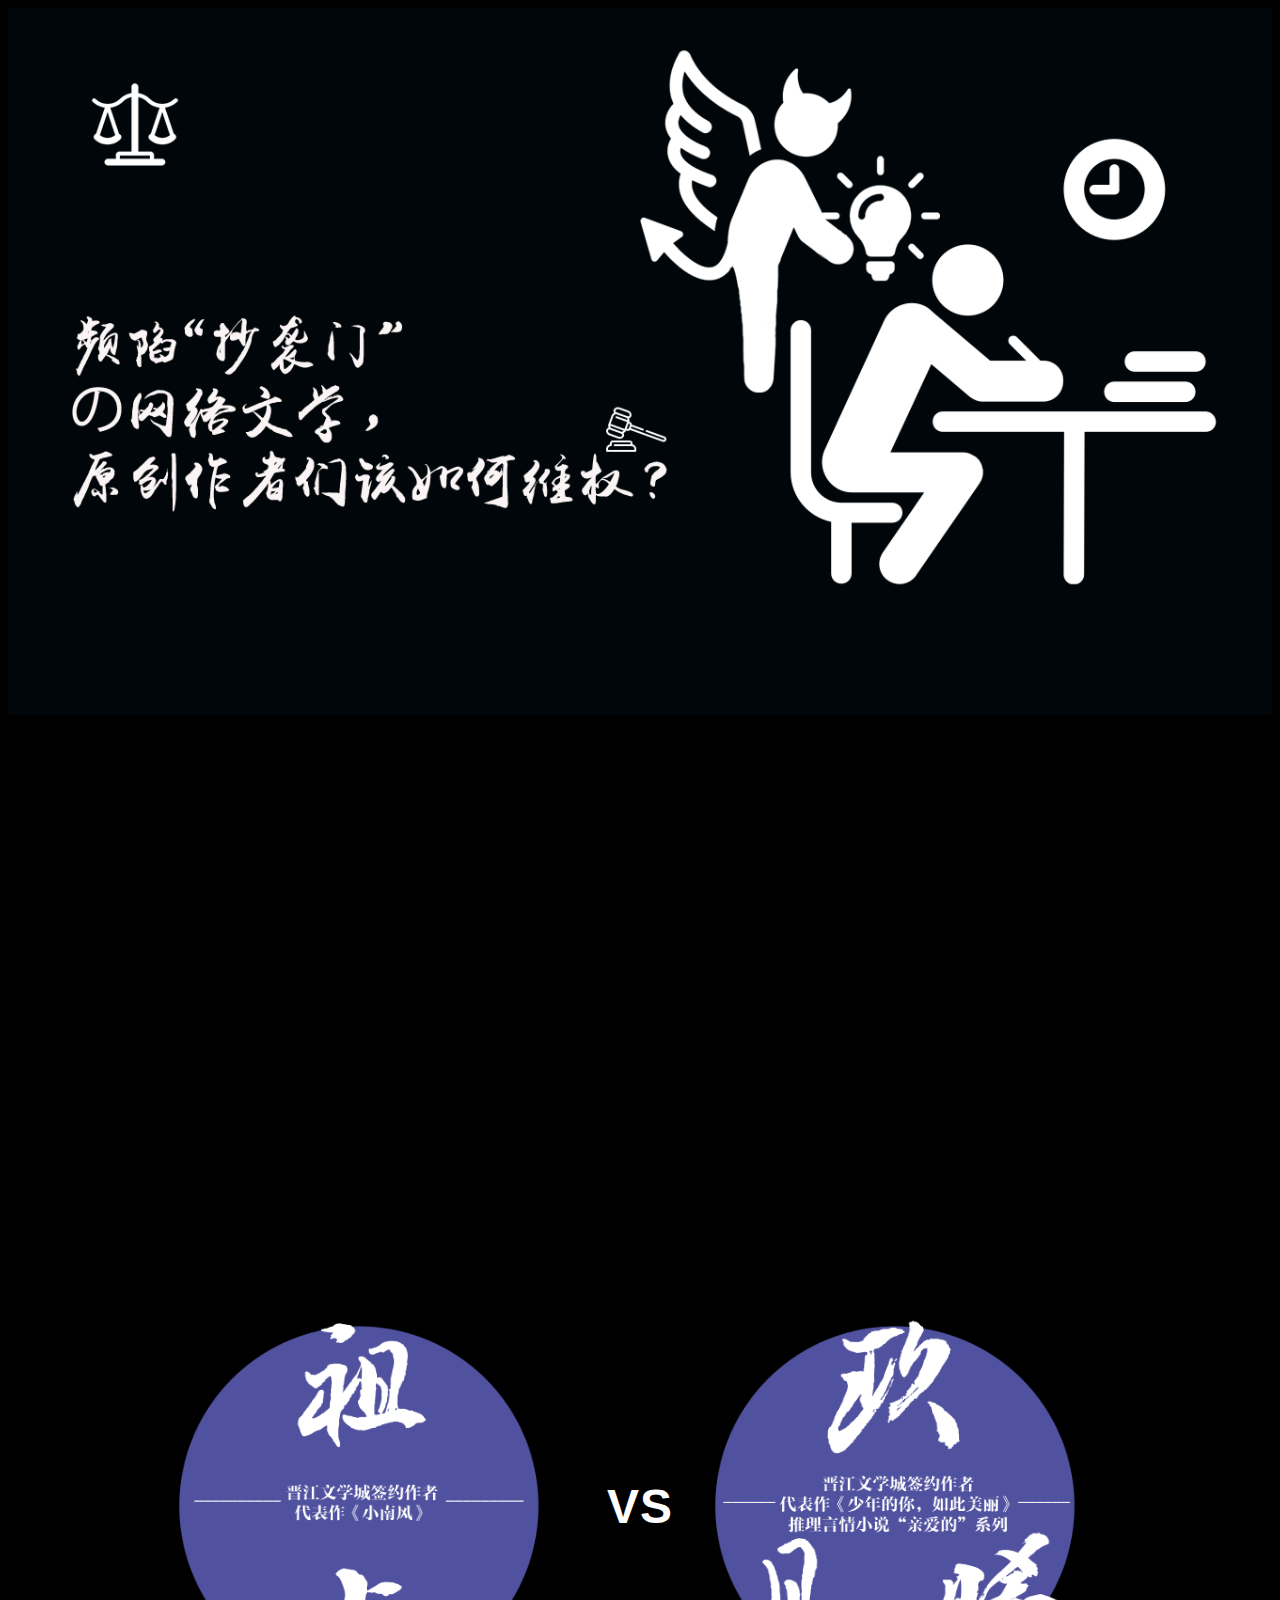
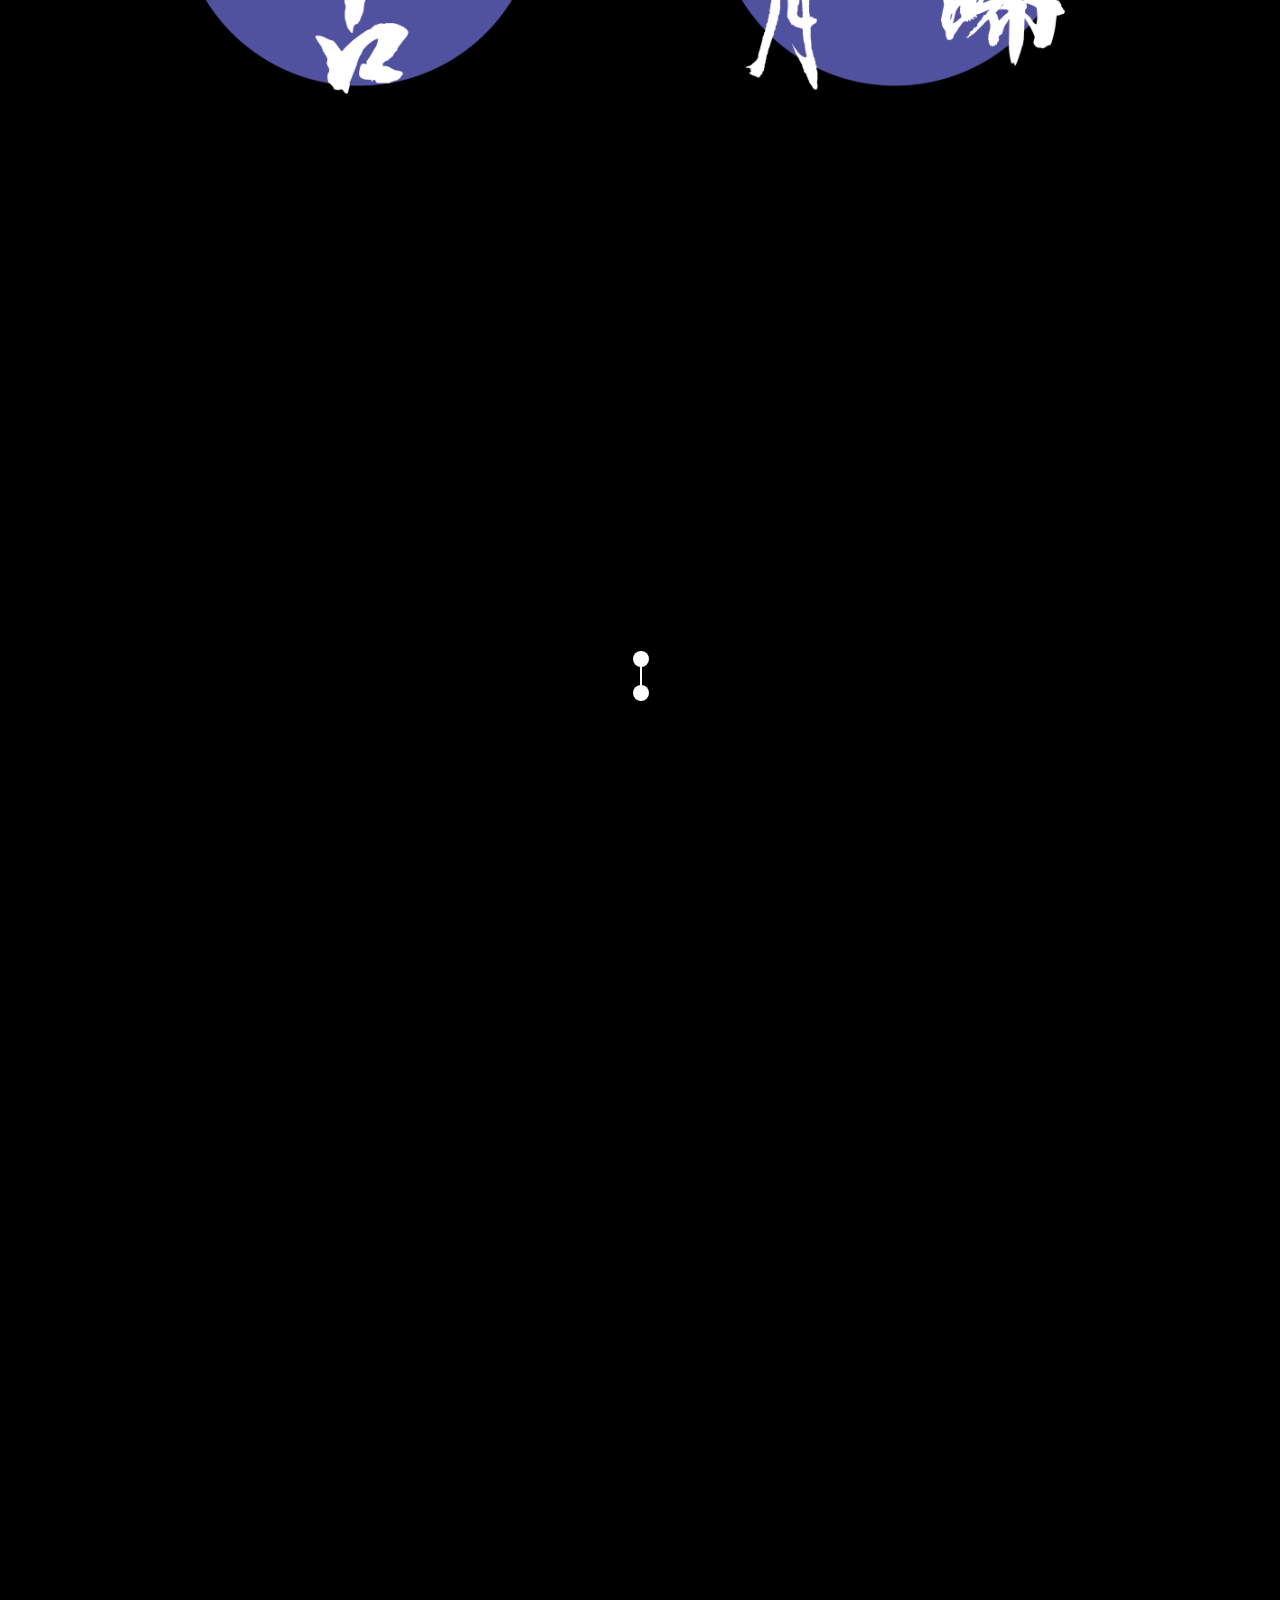
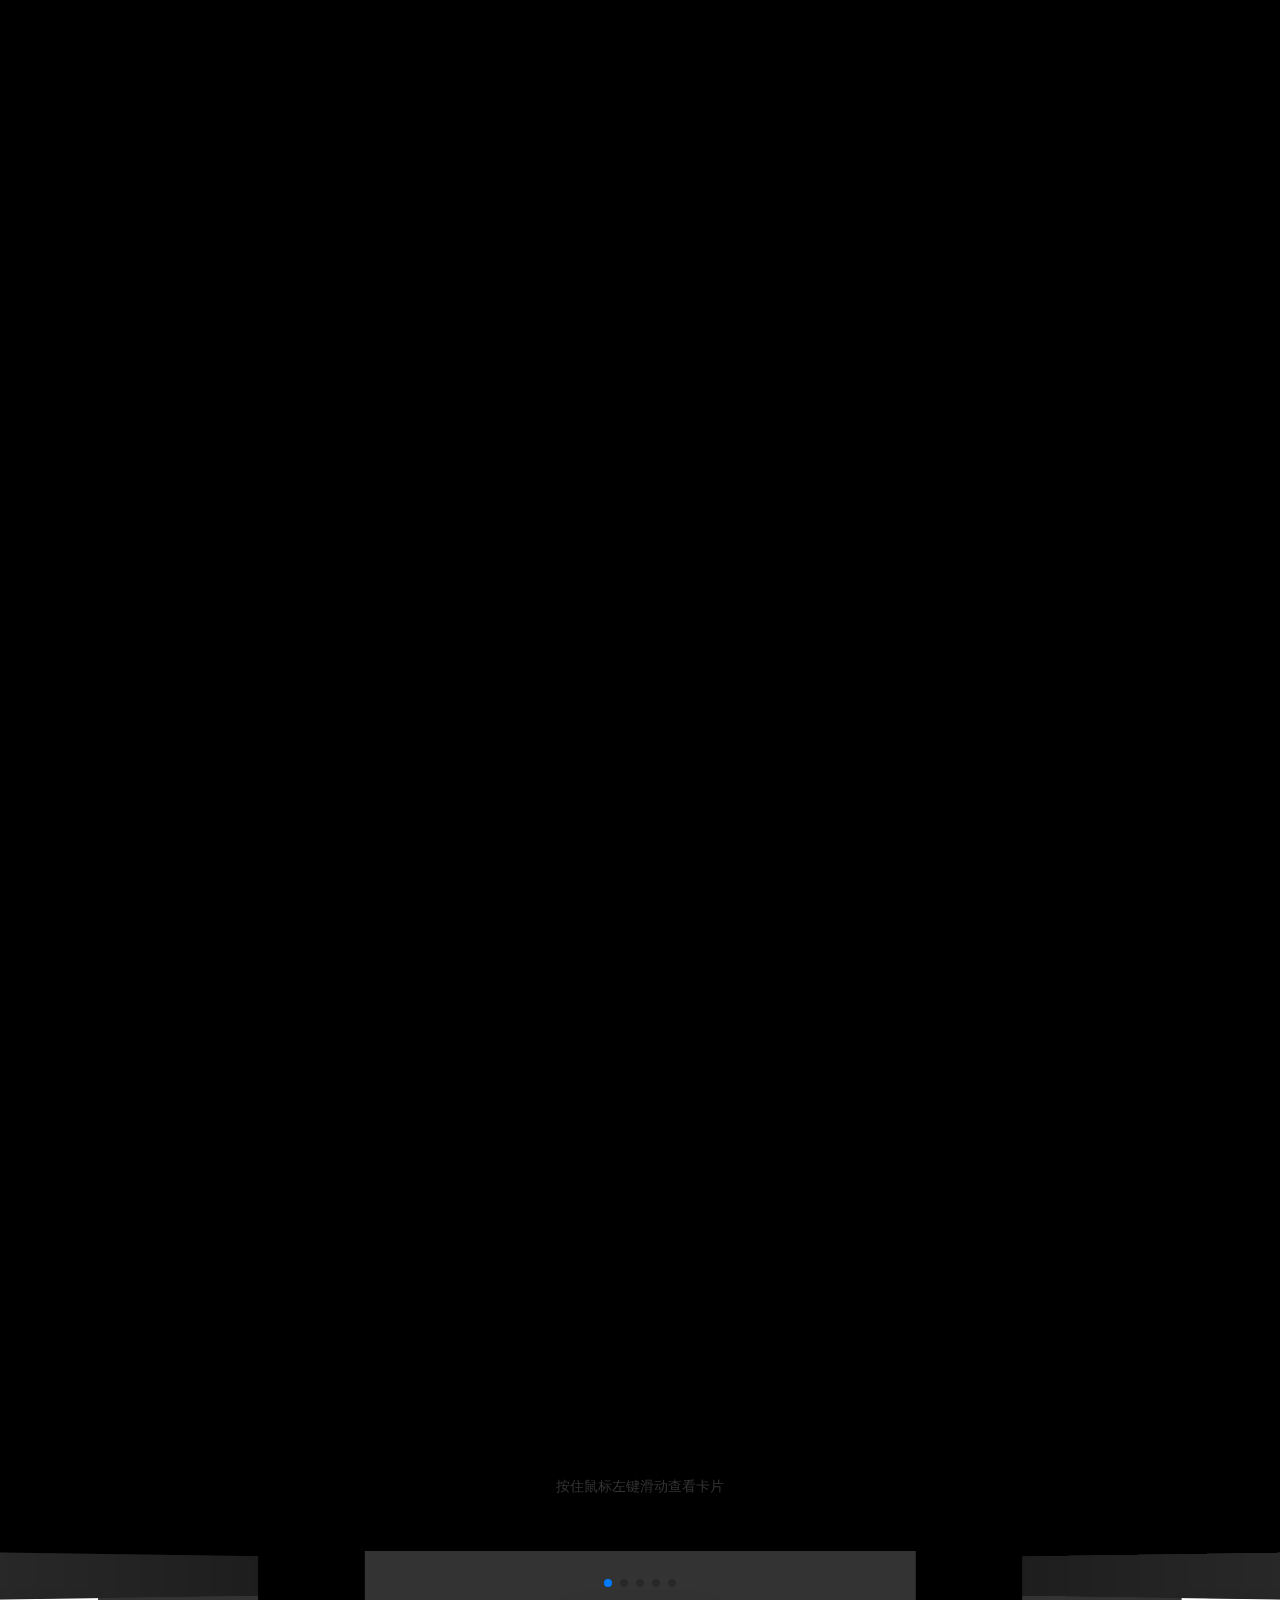
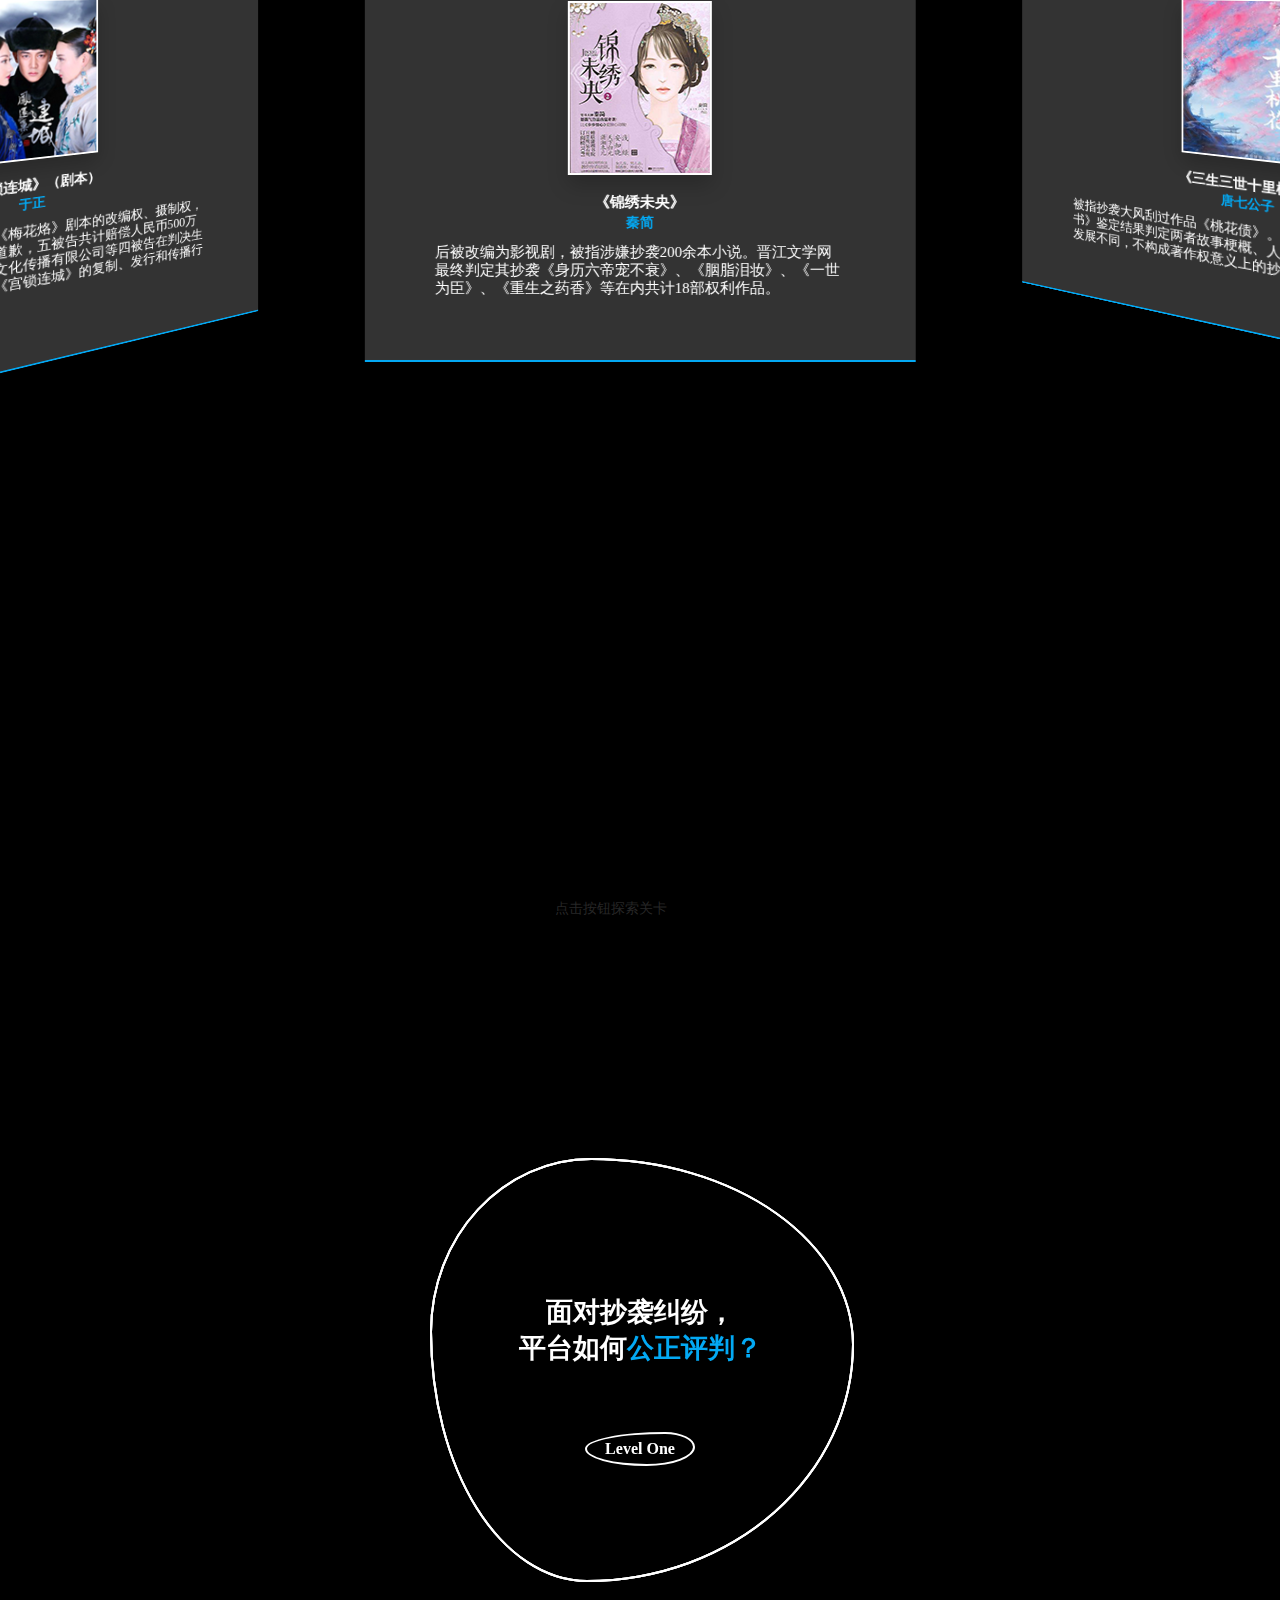
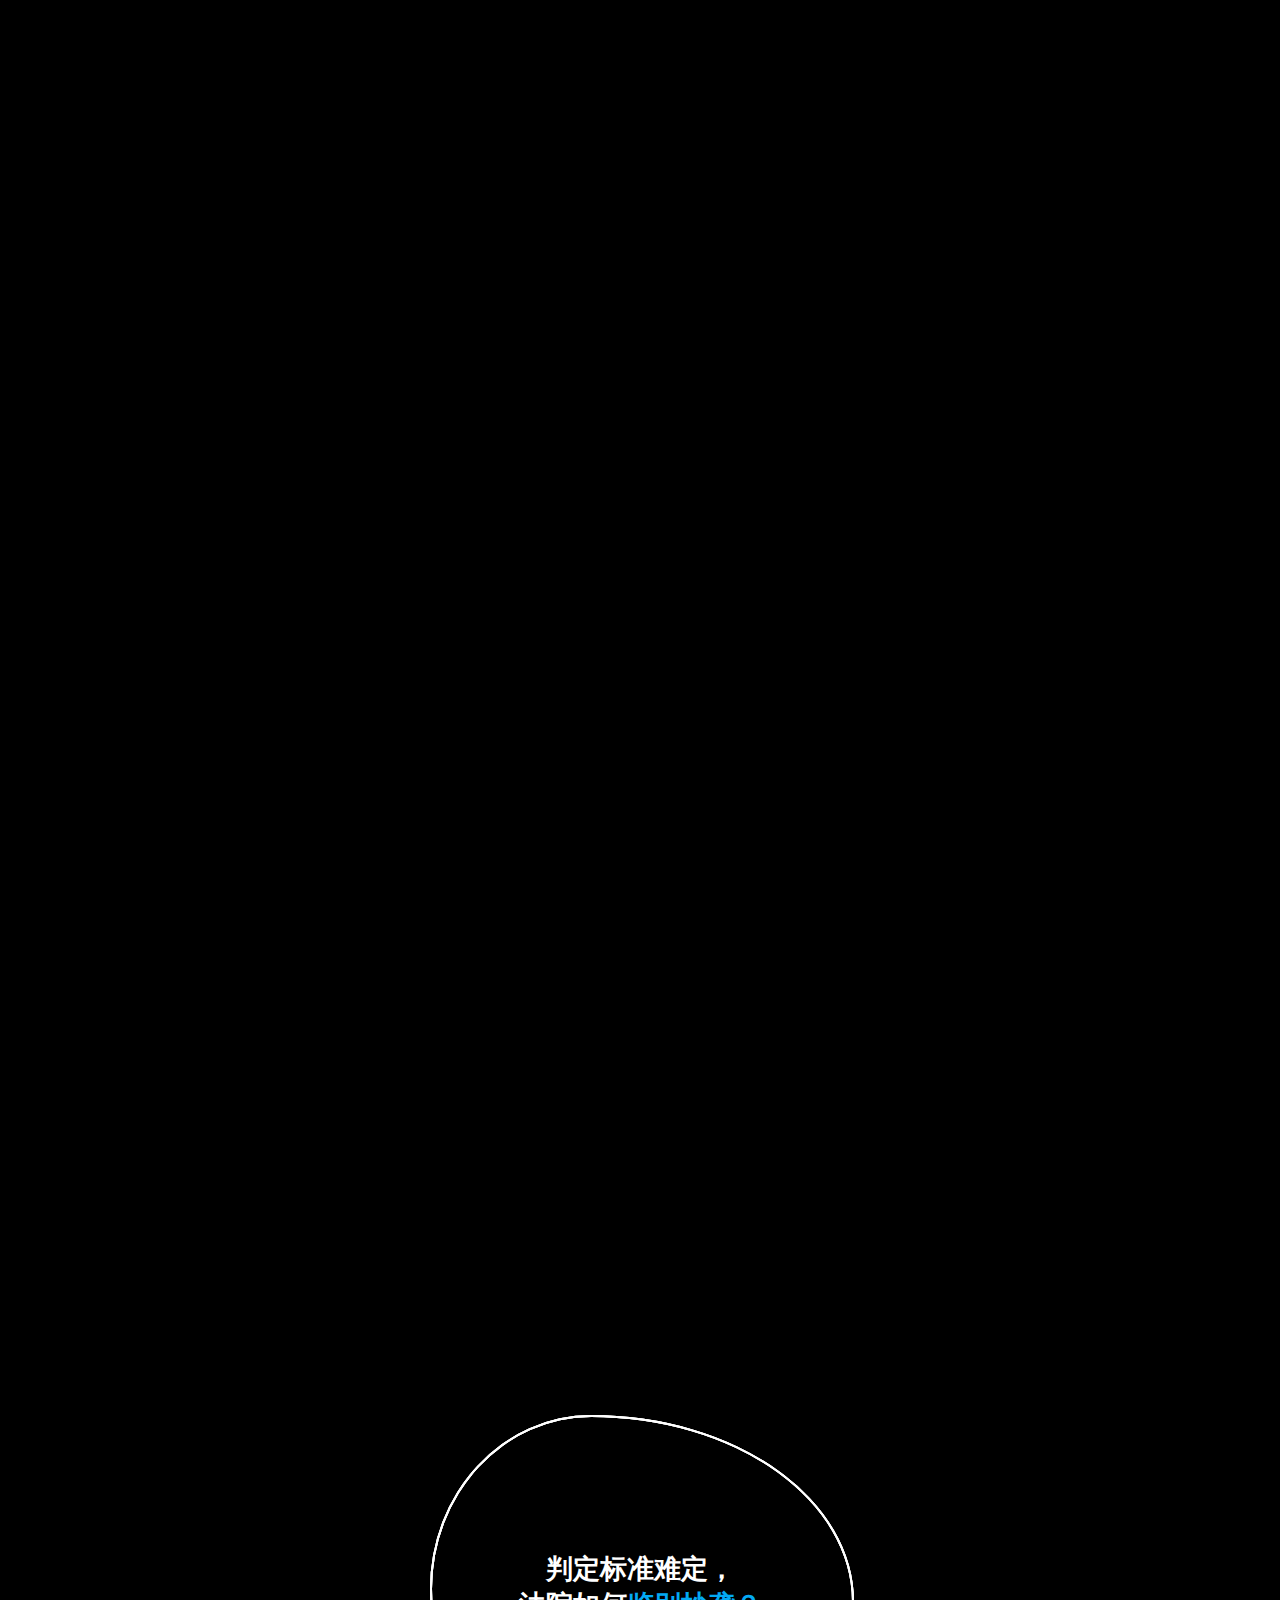
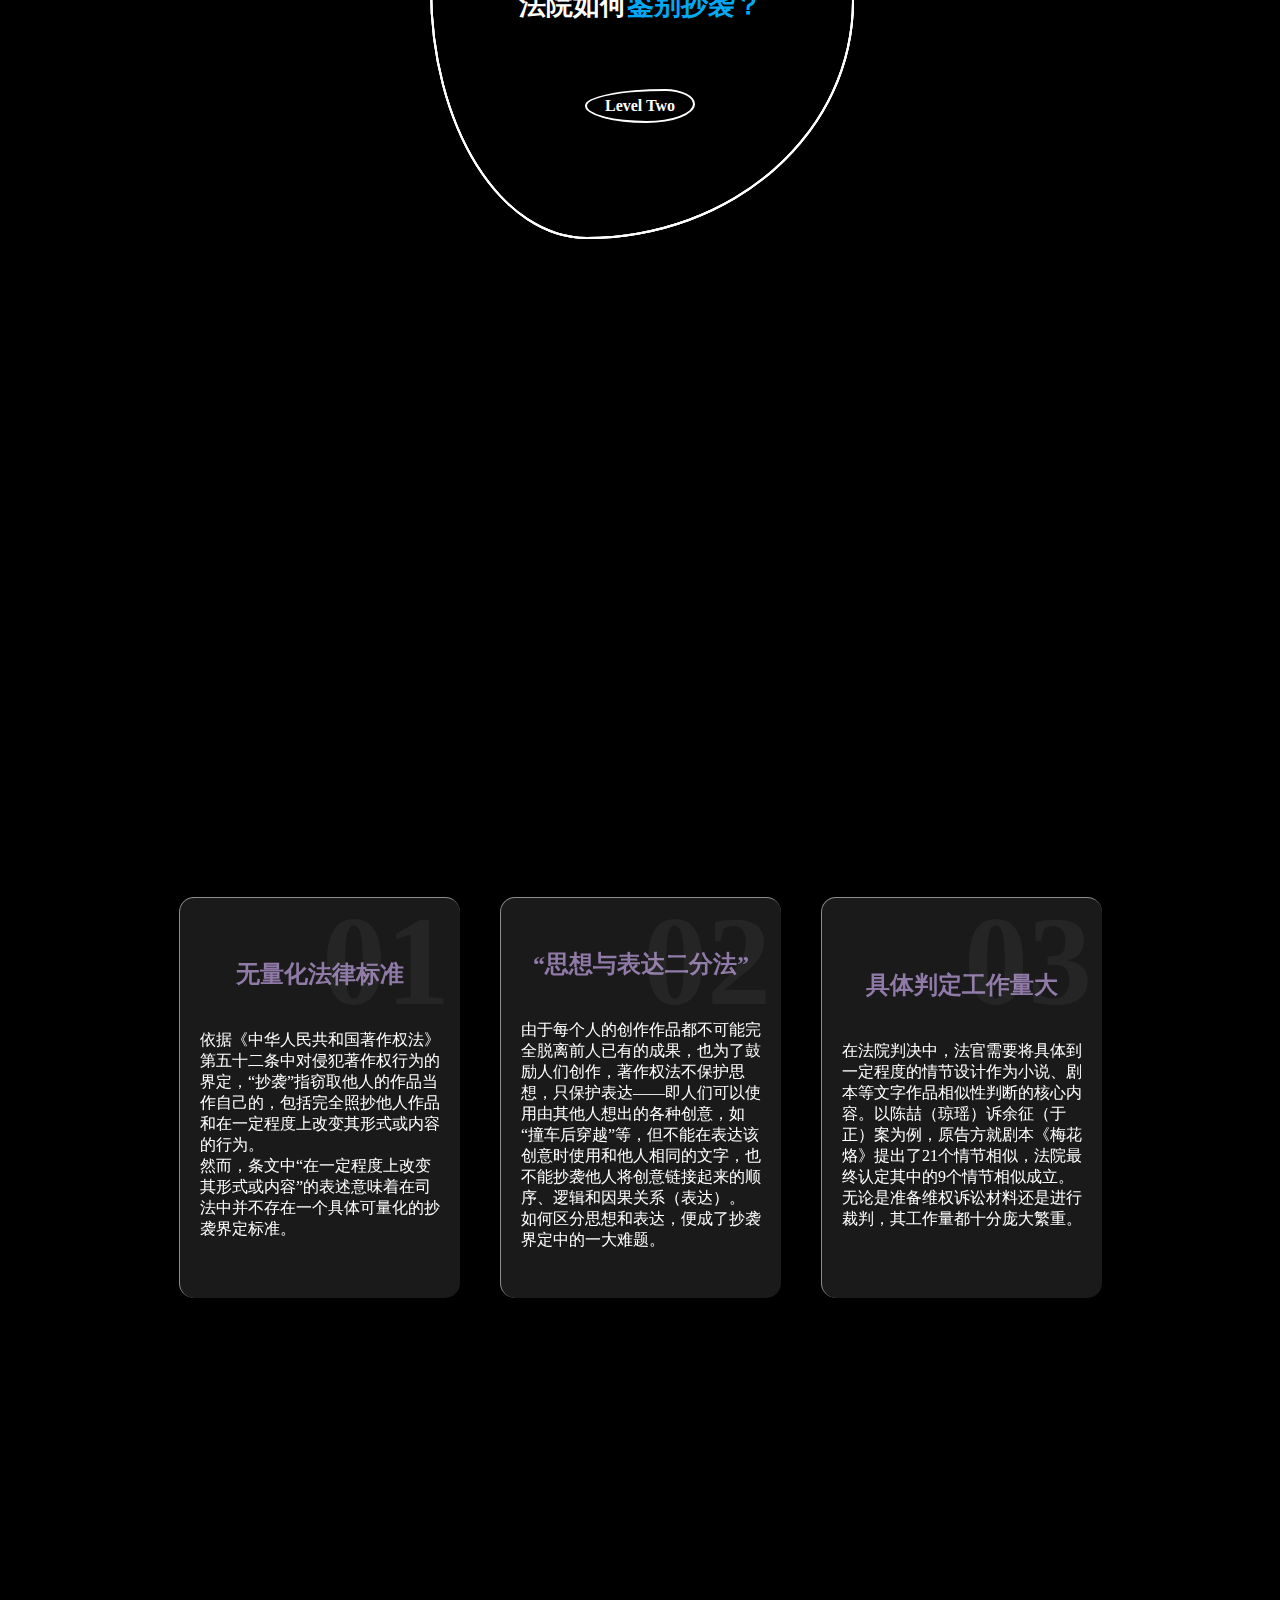
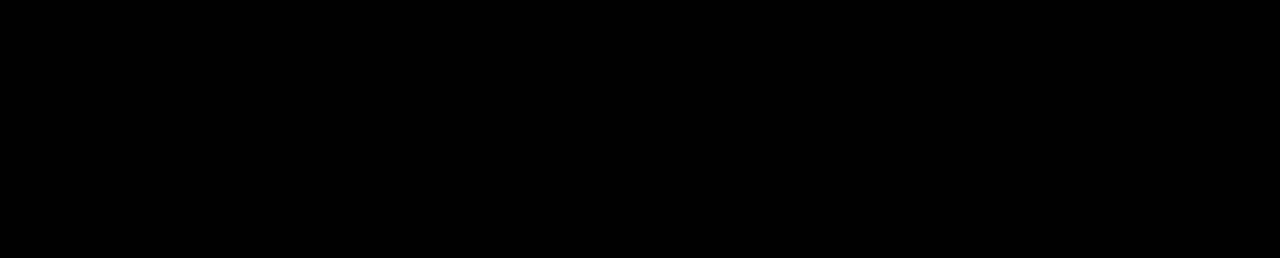
<file: Begin!/index.html>
<!DOCTYPE html>
<html lang="en">
  <head>
    <meta charset="utf-8">
    <meta http-equiv="X-UA-Compatible" content="width=device-width, initial-scale=1.0">
    <meta name="viewpoint" content="width=device-width, initial-scale=1.0">
    <title>idiot</title>
    <link rel="stylesheet" type="text/css" href="style.css">
    <link rel="stylesheet" href="aos.css">
    <link rel="stylesheet" href="https://unpkg.com/aos@next/dist/aos.css" />
    <link rel="stylesheet" href="swiper.min.css">
  </head>
  <body>
    <section>
      <img src="bg.png" id="bg">
      <img src="poor.png" id="poor">
      <img src="devil.png" id="devil">
      <img src="word.png" id="word">
      <img src="law.png" id="law">
    </section>
    <div class="sec">
      <div class="content1">
        <h3 data-aos="fade-up" data-aos-delay="200">2022年5月13日上午9时，网络文学作者祖占诉作者玖月晞著作权权属、侵权纠纷案通过线上形式第一次开庭。玖月晞是曾被誉为“言情小天后”的知名网络文学作家，目前已有超过11部作品IP被购买影视翻拍版权，其中包括《少年的你》等热门电影等。但与此同时，她也被部分网友称作“融梗天后”，多部作品均被质疑有融梗抄袭嫌疑。该案件开庭后引发持续热议，让网络文学界备受关注的融梗抄袭纠纷再次进入大众视野。</h3>
      </div>
      <div class="wrapper">
        <div class="box1"></div>
        <h2 style="color:#fff;font-size:3em;">VS</h2>
        <div class="box2"></div>
      </div>
   </div>
   <div class="sec1">
     <div class="content1">
       <h3 data-aos="fade-up" data-aos-delay="200">而对于祖占来说，这是一场已经持续六年的漫长斗争。早在2016年2月，祖占就被网友告知，玖月晞当月在晋江文学网连载的作品《小南风》与她2015年在同一网站上发表的小说《越过时间拥抱你》存在雷同。但由于当时“对维权望而却步”，祖占选择带着“屈辱感”远离了网络文学。直到五年后反剽窃基金成立，同年7月又出现了“玖月晞告读者”事件，她才最终坚定信心，选择站出来以法律维护自己的权益。</h3>
     </div>
   </div>
   <div class="sec1">
    <div class="container">
       <div class="top-section">
         <h1 data-aos="flip-up">祖占与玖月晞事件时间线梳理</h1>
       </div>
       <div class="timeline">
         <div class="line"></div>
         <div class="section">
           <div class="bead"></div>
           <div class="content">
             <small>2014</small>
             <h3>年底: 祖占完成小说《越过时间拥抱你》（以下简称《越过》）</h3>
           </div>
         </div>
         <div class="section">
           <div class="bead"></div>
           <div class="content">
             <small>2015</small>
             <h3>5月:祖占开始在晋江文学网连载《越过》，供读者免费阅读，后因祖占与晋江文学网签约转为线上阅读。<br>10月:《越过》实体书出版。</h3>
           </div>
         </div>
         <div class="section">
           <div class="bead"></div>
           <div class="content">
             <small>2016</small>
             <h3>2月:祖占收到网友告知称玖月晞于2016年2月开始在晋江文学网连载的作品《小南风》与《越过》存在雷同。<br>
3月:社交平台讨论数量增多，网友自发整理《小南风》和《越过》的调色盘，并投诉至晋江文学网“抄袭检举中心”(现已改名为“原创违规中心”)。<br>
4月18日:晋江文学网对投诉结果作出判定，认为《小南风》不构成借鉴过度或抄袭，并驳回投诉。</h3>
           </div>
         </div>

         <div class="section">
           <div class="bead"></div>
           <div class="content">
             <small>2017</small>
             <h3>祖占停止在晋江文学网发布作品，同年8月玖月晞的《小南风》出版。</h3>
           </div>
         </div>

         <div class="section">
           <div class="bead"></div>
           <div class="content">
             <small>2021</small>
             <h3>祖占将被侵权经历发送至反剽窃基金会，开始接触律师团队，采用法律手段维权。</h3>
           </div>
         </div>

         <div class="section">
           <div class="bead"></div>
           <div class="content">
             <small>2022</small>
             <h3>祖占起诉玖月晞的《小南风》侵犯其作品《越过时间拥抱你》著作权一案正式立案，并通过线上形式第一次开庭。</h3>
           </div>
         </div>
       </div>
     </div>
     <div class="content1">
       <h3 data-aos="fade-up" data-aos-delay="200">与祖占经历类似的网络文学作家不在少数。中南大学文学院网络文学研究院首席教授欧阳友权指出，高产写作、技术复制和缺少严格把关的自由发布体制，使得相比传统文学创作，网络文学更容易出现抄袭现象。同时，抄袭界定难与维权成本高等多种原因也使得大多数被抄袭作者放弃使用法律手段维护自己的权益。因此，大部分作家发现自己的作品可能被抄袭后，都会像五年前的祖占一样，保持沉默或从此远离写作。</h3>
     </br></br></br>
       <h1 data-aos="flip-up" data-aos-delay="200">网络文学抄袭争议事件盘点</h1>
       <small style="color:#333";>按住鼠标左键滑动查看卡片</small>
   </div>
   </div>

     <div class="testimonials">
       <div class="swiper mySwiper">
         <div class="swiper-wrapper">
           <div class="swiper-slide">
             <div class="card">
               <div class="layer"></div>
               <div class="content2">
                 <div class="imgBX">
                   <img src="user3.png">
                 </div>
                 <div class="details">
                   <h2><br>《锦绣未央》<br><br><span>秦简</span></h2>
                   <p>后被改编为影视剧，被指涉嫌抄袭200余本小说。晋江文学网最终判定其抄袭《身历六帝宠不衰》、《胭脂泪妆》、《一世为臣》、《重生之药香》等在内共计18部权利作品。
 </p>
                 </div>
               </div>
             </div>
           </div>
          <div class="swiper-slide">
            <div class="card">
              <div class="layer"></div>
              <div class="content2">
                <div class="imgBX">
                  <img src="user1.png">
                </div>
                <div class="details">
                  <h2><br>《三生三世十里桃花》<br><br><span>唐七公子</span></h2>
                  <p>被指抄袭大风刮过作品《桃花债》。《著作权司法鉴定意见书》鉴定结果判定两者故事梗概、人物设置、人物关系、情节发展不同，不构成著作权意义上的抄袭。</p>
                </div>
              </div>
            </div>
          </div>
          <div class="swiper-slide">
            <div class="card">
              <div class="layer"></div>
              <div class="content2">
                <div class="imgBX">
                  <img src="user2.png">
                </div>
                <div class="details">
                  <h2><br>《后宫·甄嬛传》<br><br><span>流潋紫</span></h2>
                  <p>后被改编为影视剧被指出其中有30多处情节、语句和《斛珠夫人》、《寂寞空庭春欲晚》、《和妃番外》、《冷月如霜》等10余部小说相同或相似。曾引发互联网内广泛的讨论，争论最终无果。</p>
                </div>
              </div>
            </div>
          </div>
          <div class="swiper-slide">
            <div class="card">
              <div class="layer"></div>
              <div class="content2">
                <div class="imgBX">
                  <img src="user4.png">
                </div>
                <div class="details">
                  <h2><br>《梦里花落知多少》<br><br><span>郭敬明</span></h2>
                  <p>涉嫌抄袭庄羽作品《圈里圈外》。法院最终认定郭敬明作品整体构成抄袭，判决郭敬明与春风文艺出版社赔偿庄羽经济损失20万元，春风文艺出版社与北京图书大厦停止《梦里花落知多少》的出版、销售行为。</p>
                </div>
              </div>
            </div>
          </div>
          <div class="swiper-slide">
            <div class="card">
              <div class="layer"></div>
              <div class="content2">
                <div class="imgBX">
                  <img src="user5.png">
                </div>
                <div class="details">
                  <h2><br>《宫锁连城》（剧本）<br><br><span>于正</span></h2>
                  <p>法院认定其构成侵害琼瑶《梅花烙》剧本的改编权、摄制权，判决于正向琼瑶公开赔礼道歉，五被告共计赔偿人民币500万元，除于正外的湖南经视文化传播有限公司等四被告在判决生效之日起立即停止电视剧《宫锁连城》的复制、发行和传播行为。</p>
                </div>
              </div>
            </div>
          </div>
              </div>
              <div class="swiper-pagination"></div>
            </div>
          </div>

          <div class="sec1">
            <div class="content1">
              <h3 data-aos="fade-right">随着网络文学规模不断扩大，网络文学IP化的比例越来越高，如何合法正当地维护网络文学原创作者的知识产权、保护作者的创作利益已然成为亟待解决的一大难题。漫漫维权长路，网文作者们不得不越过重重关卡。</h3>
            </div>
          </div>

          <small style="color:#333;font-size:0.9em;">&emsp;&emsp;&emsp;&emsp;&emsp;&emsp;&emsp;&emsp;&emsp;&emsp;&emsp;&emsp;&emsp;&emsp;&emsp;&emsp;&emsp;&emsp;&emsp;&emsp;&emsp;&emsp;&emsp;&emsp;&emsp;&emsp;&emsp;&emsp;&emsp;&emsp;&emsp;&emsp;&emsp;&emsp;&emsp;&emsp;&emsp;&emsp;点击按钮探索关卡</small>

          <div class="sec3">
            <div class="square">
              <span></span>
              <span></span>
              <span></span>
              <div class="content2">
                <h2>面对抄袭纠纷，<br>平台如何<span1>公正评判？</span1></h2>
                <p></p>
                <a href="#part1">Level One</a>
              </div>
            </div>
            </div>

    <div class="sec5" id="part1">
      <div class="content1">
        <h3 data-aos="fade-up" data-aos-delay="200">近年来，越来越多类似的网文抄袭事件出现在公众视野，这与网络文学的发展及其IP化程度提高密切相关。根据中国社会科学院发布《2021中国网络文学发展研究报告》显示，截至2021年底，我国网络文学用户总规模达到5.02亿，占网民总数的48.6%。网络文学本身也呈现出繁盛的生命力与活力，
          2020年作品总数超过2794万部，市场规模达268.1亿元。</div>
          </br>
      <div class="flourish-embed flourish-chart" data-src="visualisation/11949655" data-width="70%" data-height="500px" data-aos="flip-up" data-aos-delay="200"><script src="https://public.flourish.studio/resources/embed.js"></script></div>
      <div class="content1">
        <h3 data-aos="fade-up" data-aos-delay="200">由于网络文学受众数量庞大、内容储备丰厚、形式灵活，网络文学成为IP产业链最重要的IP源头。据《中国网络文学版权保护白皮书2021》显示，在2020年，通过IP全版权运营，网络文学间接或直接影响了游戏、影视、动漫、音乐等合计约2531亿元人民币的市场，网络文学及其IP运营对数字娱乐产业的影响范围超过40%。</div>
        </br>
      <div class="flourish-embed flourish-sankey" data-src="visualisation/11957016" data-width="85%" data-height="520px"><script src="https://public.flourish.studio/resources/embed.js"></script></div>
      <div class="content1">
        <h3 data-aos="fade-up" data-aos-delay="200">然而，网络文学的繁荣中也伴随着乱象，各种抄袭事件层出不穷。以老牌网络文学网站晋江文学城为例，自2009年2月以来，该网站判定多起涉嫌原创违规案件，其中以文字雷同占大多数，也不乏全文照搬的作品。</div>
      <div class="flourish-embed flourish-bar-chart-race" data-src="visualisation/11958189" data-width="80%" data-height="450px"><script src="https://public.flourish.studio/resources/embed.js"></script></div>
      <div class="content1">
        <h3 data-aos="fade-up" data-aos-delay="200">对于这些违规行为，网站判定的惩处力度由雷同的文字数量决定。据晋江文学城原创写作规范（2021），对于具有明显仿写或中译中特征的文字，按照描写类文字和剧情类文字的类别分别制定相应处罚规章。轻者扣除作品积分，重者删除文章甚至删除作者笔名。</div>
      <div class="flourish-embed" data-src="visualisation/11958709" data-height="470px"><script src="https://public.flourish.studio/resources/embed.js"></script></div>
      <div class="content1">
        <h3 data-aos="fade-up" data-aos-delay="200">仅仅机械式的文字比对难以满足对所有作品的鉴别需要。除了复制粘贴式的文字搬运之外，也有许多作品会仿照原文剧情进行改写仿写，或抄袭其他作品的情节脉络和故事桥段。晋江文学城网站将这种情况称为“模仿或使用他人作品创意链（细纲）”，并分别以10%和20%为标准制定了处罚标准。</div>
      <div class="flourish-embed" data-src="visualisation/11958928" data-height="235px"><script src="https://public.flourish.studio/resources/embed.js"></script></div>
      <div class="content1">
        <h3 data-aos="fade-up" data-aos-delay="200">但尽管如此，自“剧情雷同”这一举报理由2017年4月上线以来，截止目前仅有37例相应原创违规事件，最终判决依据上述比例条款的仅有14条。这其中一部分是因为该被举报作品的雷同字数不足原著或自身字数的十分之一，不满足该项举报要求；另一部分则是因为网站编辑判定两篇文章的逻辑链雷同不成立。最终这部分事件均依据“文字雷同”条例得到了相应处理。相比“文字雷同”，以“剧情雷同”名义举报的工作量和难度要大得多，对抄袭者的惩罚力度却与“文字雷同”类似，因此，大多数举报者往往会更偏向于以“文字雷同”名义进行举报。</div>
      </br>
     <div class="flourish-embed flourish-chart" data-src="visualisation/11960036" data-width="80%"><script src="https://public.flourish.studio/resources/embed.js"></script></div>
     <div class="content1">
       <h3 data-aos="fade-up" data-aos-delay="200">关于情节方面的雷同判定是整个抄袭领域的判定难点。而且，网站的判定仅仅只能代表网站的态度立场，并不能实质性地判定某部作品确实抄袭或未抄袭，更不能惩罚原作者赔偿受害方的经济损失等，网站事实上处于一种相对尴尬的境地。这点从晋江文学城网站2021年将原来的“抄袭处理制度”改为“原创写作规范”这一举动也可见一斑。被抄袭的作者要想真正维权，仍然需要诉诸法律，但这并不是一条所有人都有勇气迈上的路。</div>
     </br>
    </div>

    <div class="sec3">
      <div class="square">
        <span></span>
        <span></span>
        <span></span>
        <div class="content2">
          <h2>判定标准难定，<br>法院如何<span1>鉴别抄袭？</span1></h2>
          <p></p>
          <a href="#part2">Level Two</a>
        </div>
      </div>
    </div>

    <div class="sec5" id="part2">
      <div class="content1">
        <h3 data-aos="fade-up" data-aos-delay="200">真正走上网络维权之路的网文作者们寥寥无几。在北大法宝网站以关键词搜索网络抄袭案件，仅找到28条网络文学相关案件。维权时间跨度大，诉讼费用高昂，法院判定主观成分多，赔付不成比例......它们都可能成为原创作者维权的拦路石。</div>
      <div class="content1">
        <h3 data-aos="fade-up" data-aos-delay="200">进入司法体系为自己维权后，原告方需要围绕抄袭者抄袭的事实提供文本对照证据以及本人对作品享有的著作权证明，同时还需表明本人作品存在被抄袭者抄袭的可能。
然而在司法实践中，对于抄袭的认定并非易事，一旦抄袭者“水平”较高，相关调查则会耗费较多时间，甚至需要专家参与鉴定。</div>
          </br>
        <h2 data-aos="fade-up" data-aos-delay="200">抄袭界定难点</h2>
          <div class="glass">
            <div class="container9">
              <div class="card9">
                <div class="content9">
                  <h4>01</h4>
                  <h5>无量化法律标准</h5>
                  <h6>依据《中华人民共和国著作权法》第五十二条中对侵犯著作权行为的界定，“抄袭”指窃取他人的作品当作自己的，包括完全照抄他人作品和在一定程度上改变其形式或内容的行为。
</br>然而，条文中“在一定程度上改变其形式或内容”的表述意味着在司法中并不存在一个具体可量化的抄袭界定标准。</h6>
                </div>
              </div>
              <div class="card9">
                <div class="content9">
                  <h4>02</h4>
                  <h5>“思想与表达二分法”</h5>
                  <h6>由于每个人的创作作品都不可能完全脱离前人已有的成果，也为了鼓励人们创作，著作权法不保护思想，只保护表达——即人们可以使用由其他人想出的各种创意，如“撞车后穿越”等，但不能在表达该创意时使用和他人相同的文字，也不能抄袭他人将创意链接起来的顺序、逻辑和因果关系（表达）。</br>如何区分思想和表达，便成了抄袭界定中的一大难题。</h6>
                </div>
              </div>
              <div class="card9">
                <div class="content9">
                  <h4>03</h4>
                  <h5>具体判定工作量大</h5>
                  <h6>在法院判决中，法官需要将具体到一定程度的情节设计作为小说、剧本等文字作品相似性判断的核心内容。以陈喆（琼瑶）诉余征（于正）案为例，原告方就剧本《梅花烙》提出了21个情节相似，法院最终认定其中的9个情节相似成立。</br>无论是准备维权诉讼材料还是进行裁判，其工作量都十分庞大繁重。</h6>
                </div>
              </div>
            </div>
          </div>
        </br>
          <div class="content1">
          <h3 data-aos="fade-up" data-aos-delay="200">目前，我国司法判断作品之间是否构成实质性相似的方法主要为整体观感法和抽象测试法，在少数具体案例中，还辅助使用了普通观众测试法。整体观感法以整体观感和综合判断的视角进行比对，抽象测试法则多就相似的独特性表达进行对比判断。在具体实践中，两种方法并不互相孤立，在许多情况下二者会被混合使用，使判断更加公正精准。</div>
          </br>

      <div class="flourish-embed flourish-hierarchy" data-src="visualisation/11961407" data-width="80%" data-height="450px"><script src="https://public.flourish.studio/resources/embed.js"></script></div>
    </br>
        <div class="content1">
        <h3 data-aos="fade-up" data-aos-delay="200">分析已公开法律裁决书的案件易发现，网络文学著作权纠纷的相关案件多数以原创作者的胜利告终。抄袭者往往需要赔偿原创作者的经济损失与诉讼合理费用并公开赔礼道歉，其作品登载的平台或印发的出版社也需要停止传播抄袭作品。对于原创作者而言，法律途径确能更加系统、彻底、坚决地对抄袭者作出处罚。</div>
        </br>
       <div class="flourish-embed" data-src="story/1757821" data-width="85%" data-height="530px"><script src="https://public.flourish.studio/resources/embed.js"></script></div>
         </br>
      <div class="content1">
        <h3 data-aos="fade-up" data-aos-delay="200">但从上图也能清晰看出，去除掉特大的琼瑶诉于正案和锦绣未央案，原告为维权所支付的费用成本平均在3.7万以上，要求赔偿平均在32万元左右，但实际所得赔偿约为5.3万元左右，与抄袭者利用抄袭作品所得的利益有较大差距。在一众网络抄袭作品改编电视剧案件中，这种差距体现更为明显。再算上未能成功维权的风险和耗费的时间精力成本，维权一事往往会看来“得不偿失”。</div>

    </div>


   <script type="text/javascript" src="sketch.js"></script>
   <script src="timeline.js"></script>
   <script type="text/javascript" src="gsap.min.js"></script>
   <script type="text/javascript" src="ScrollTrigger.min.js"></script>
   <script type="text/javascript" src="vanilla-tilt.js"></script>
   <script>
    VanillaTilt.init(document.querySelectorAll(".card9")
     ,{
    max: 25,
    speed: 400,
     glare:true,
     "max-glare": 1,
  });
   </script>
   <script>
     gsap.to("#devil",{
      scrollTrigger : {
        scrub:0.5,
        },
        x : -1000,
        y : -250,
    })

     gsap.to("#word",{
      scrollTrigger : {
       scrub:0.5,
       },
       y : 500,
       scale: 1.2,
   })


     gsap.to("#law",{
       scrollTrigger : {
      scrub:0.5,
      },
      y : -500,
     })
   </script>
   <script src="https://unpkg.com/aos@next/dist/aos.js"></script>
   <script>
  AOS.init();
   </script>


   <script src="swiper.min.js"></script>
   <script>
    var swiper = new Swiper(".mySwiper", {
      effect: "coverflow",
      grabCursor: true,
      centeredSlides: true,
      slidesPerView: "auto",
      coverflowEffect: {
        rotate: 50,
        stretch: 100,
        depth: 100,
        modifier: 1,
        slideShadows: true,
      },
      loop: true,
      pagination: {
        el: ".swiper-pagination",
      },
    });
  </script>

  </body>
</html>
</file>
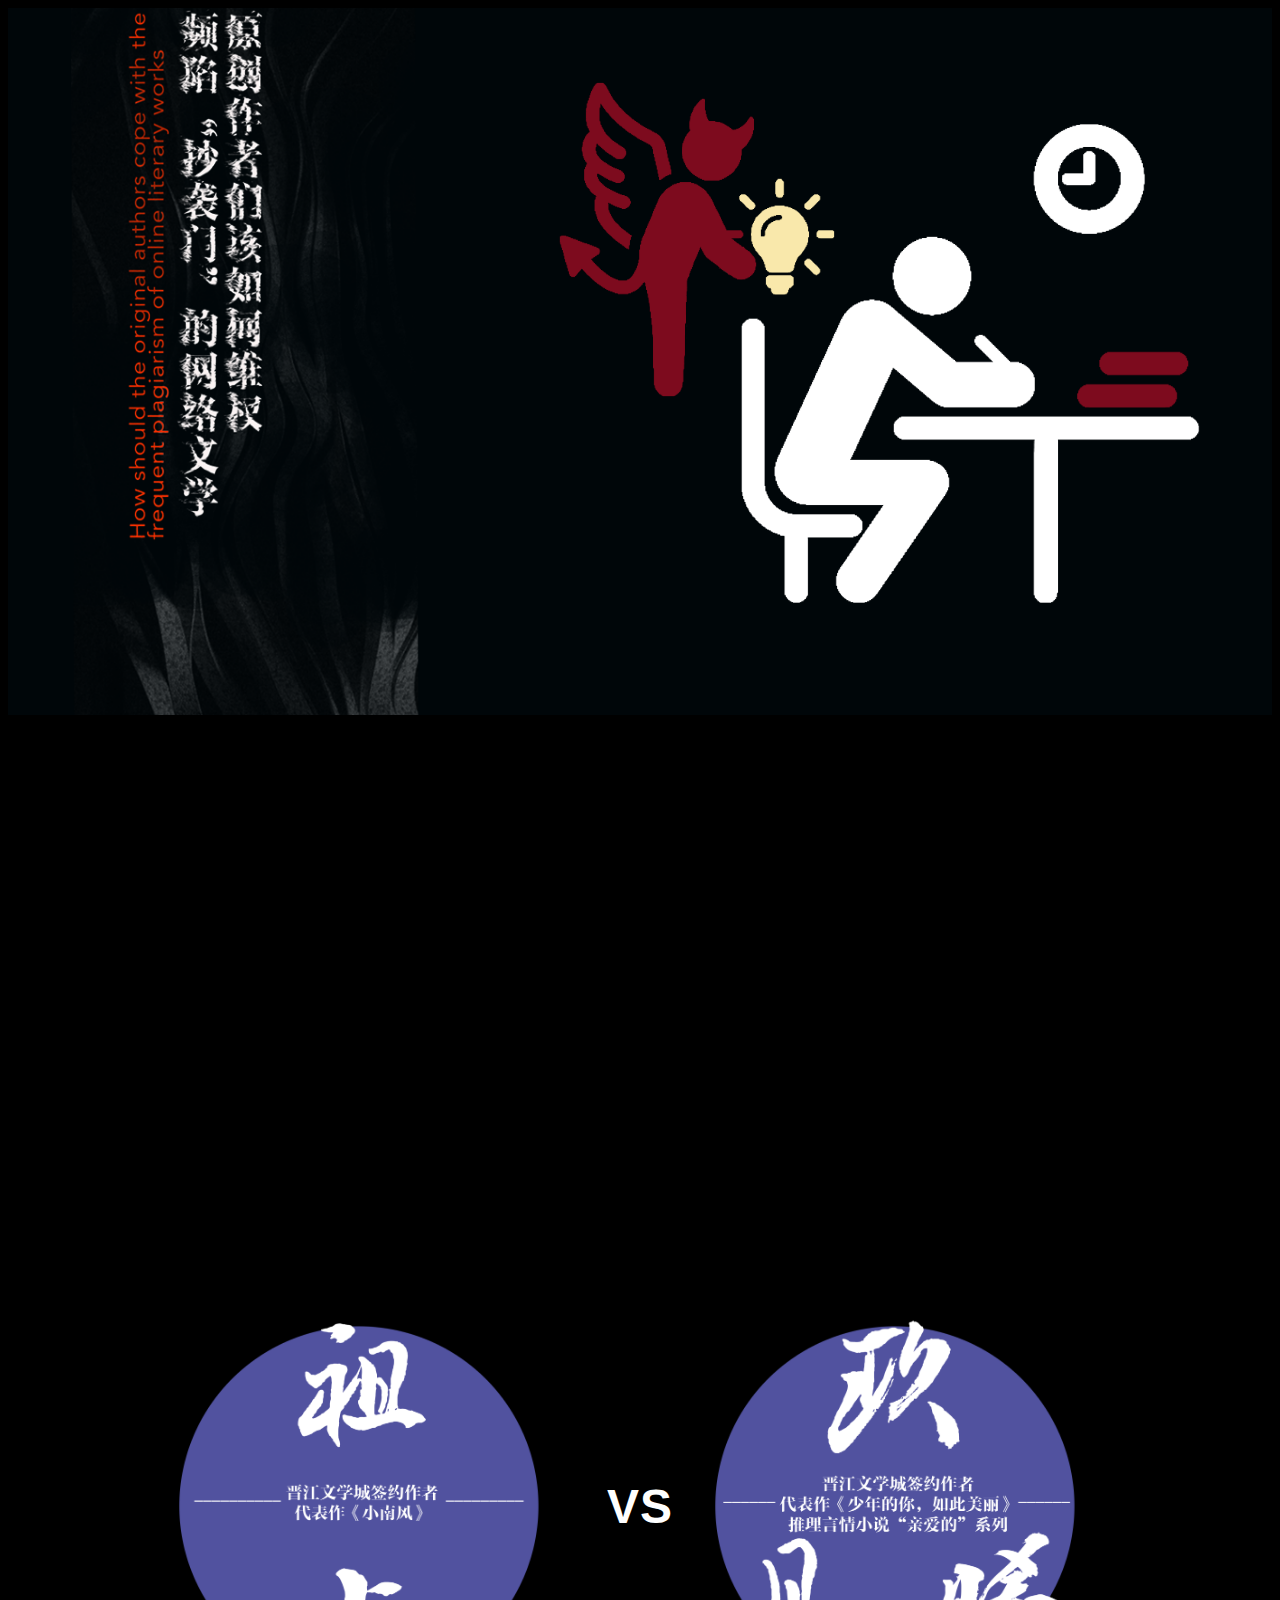
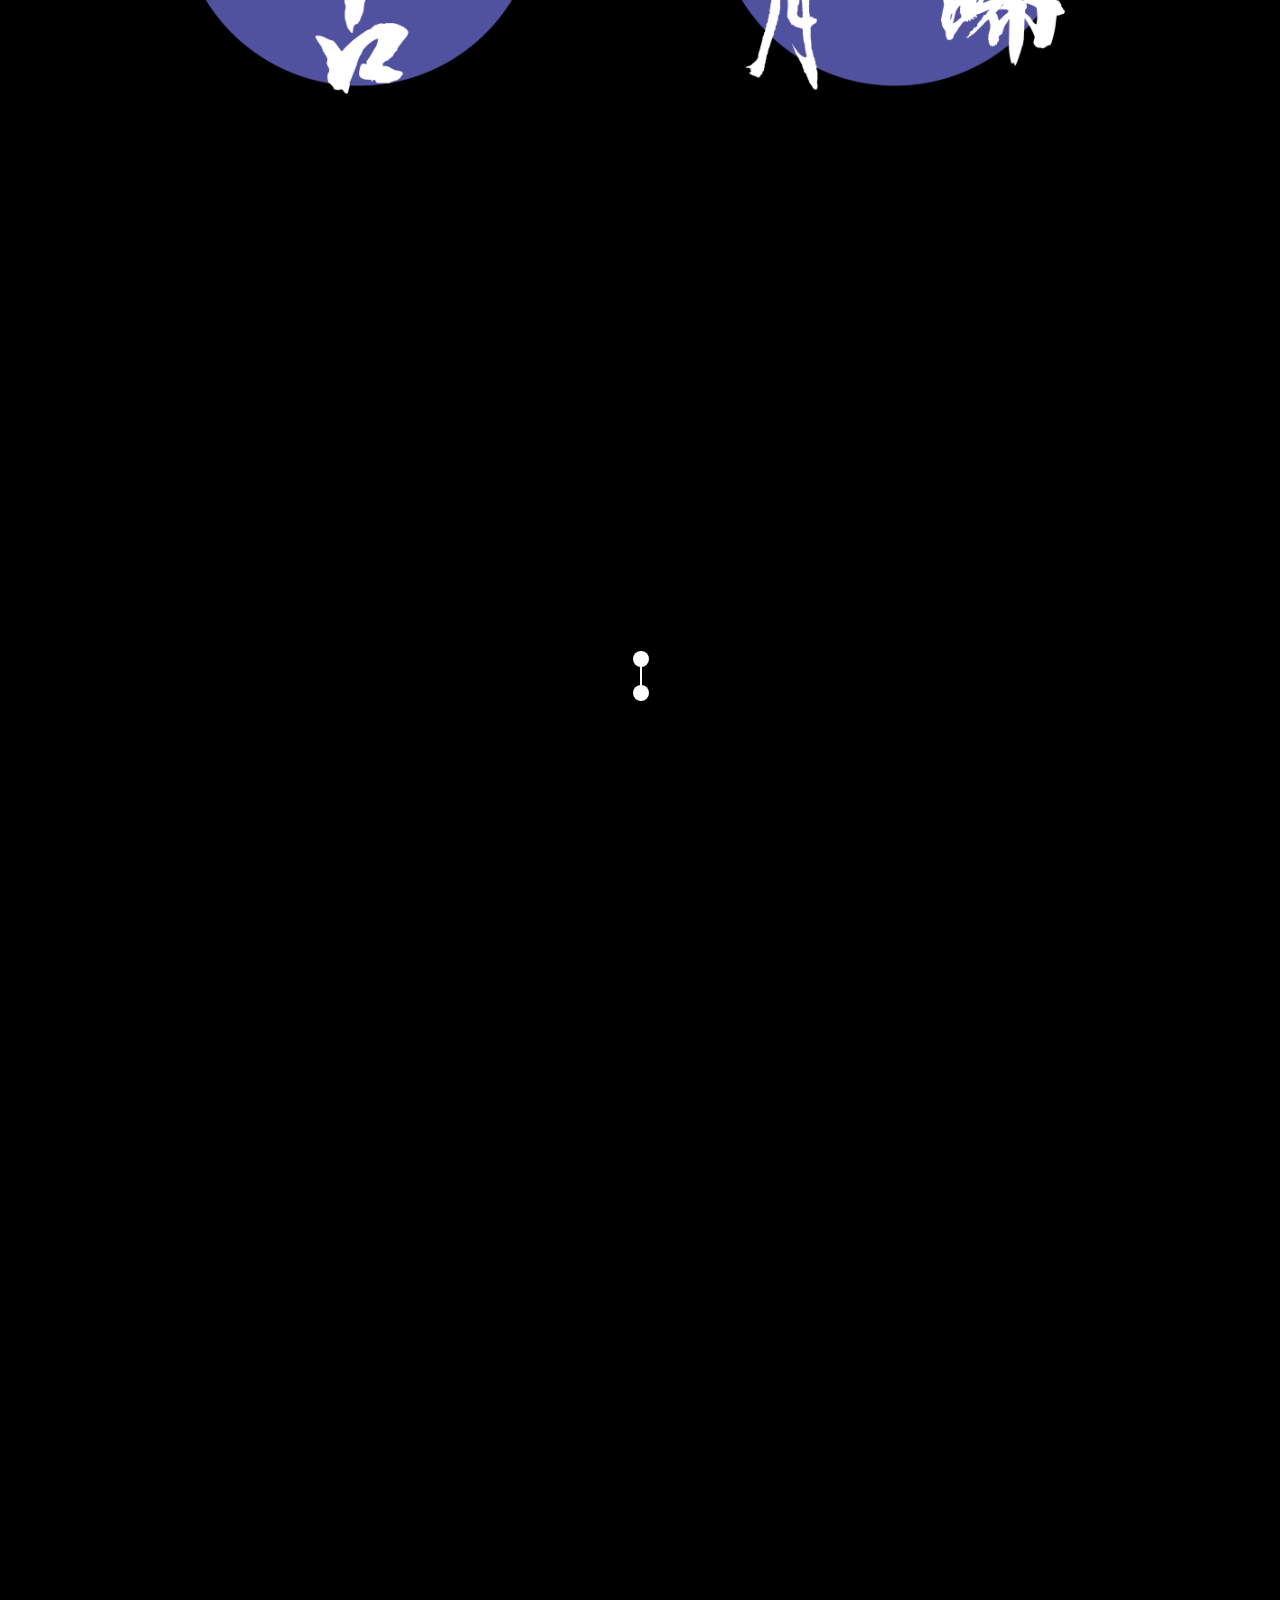
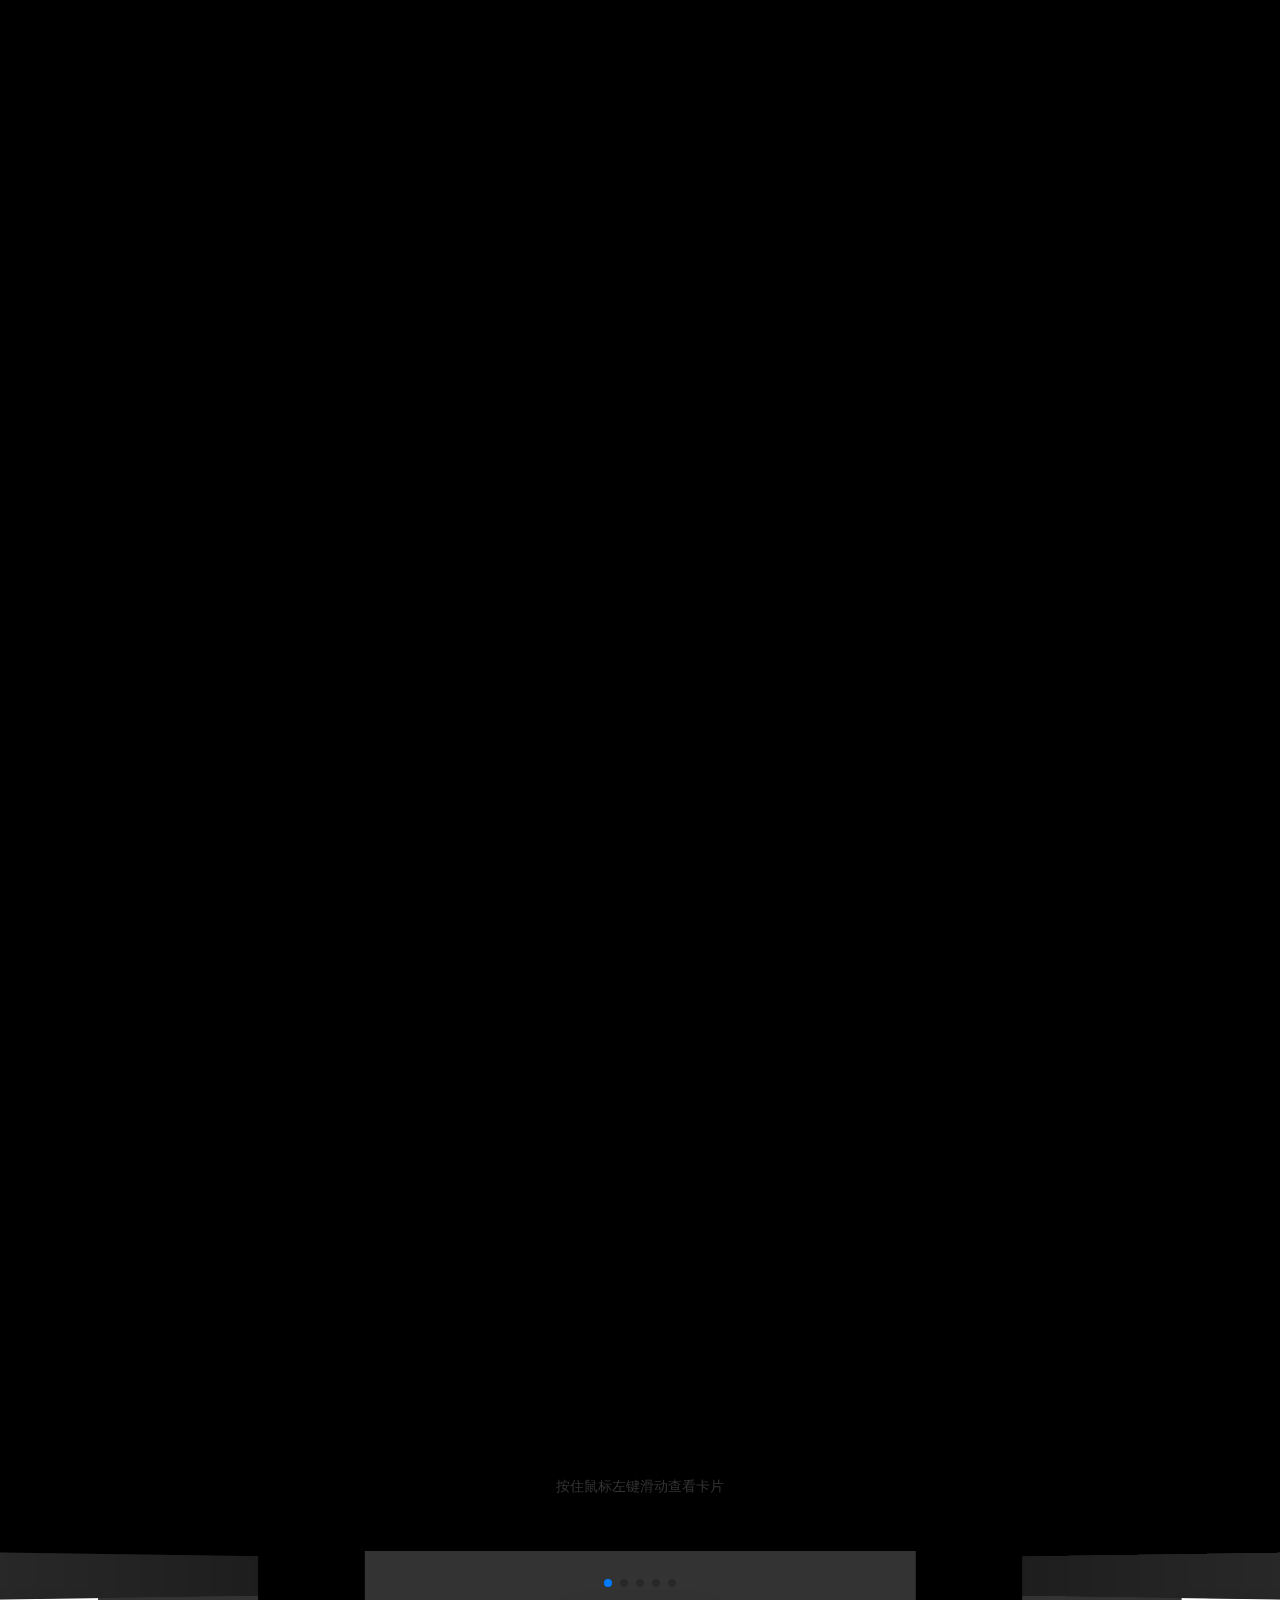
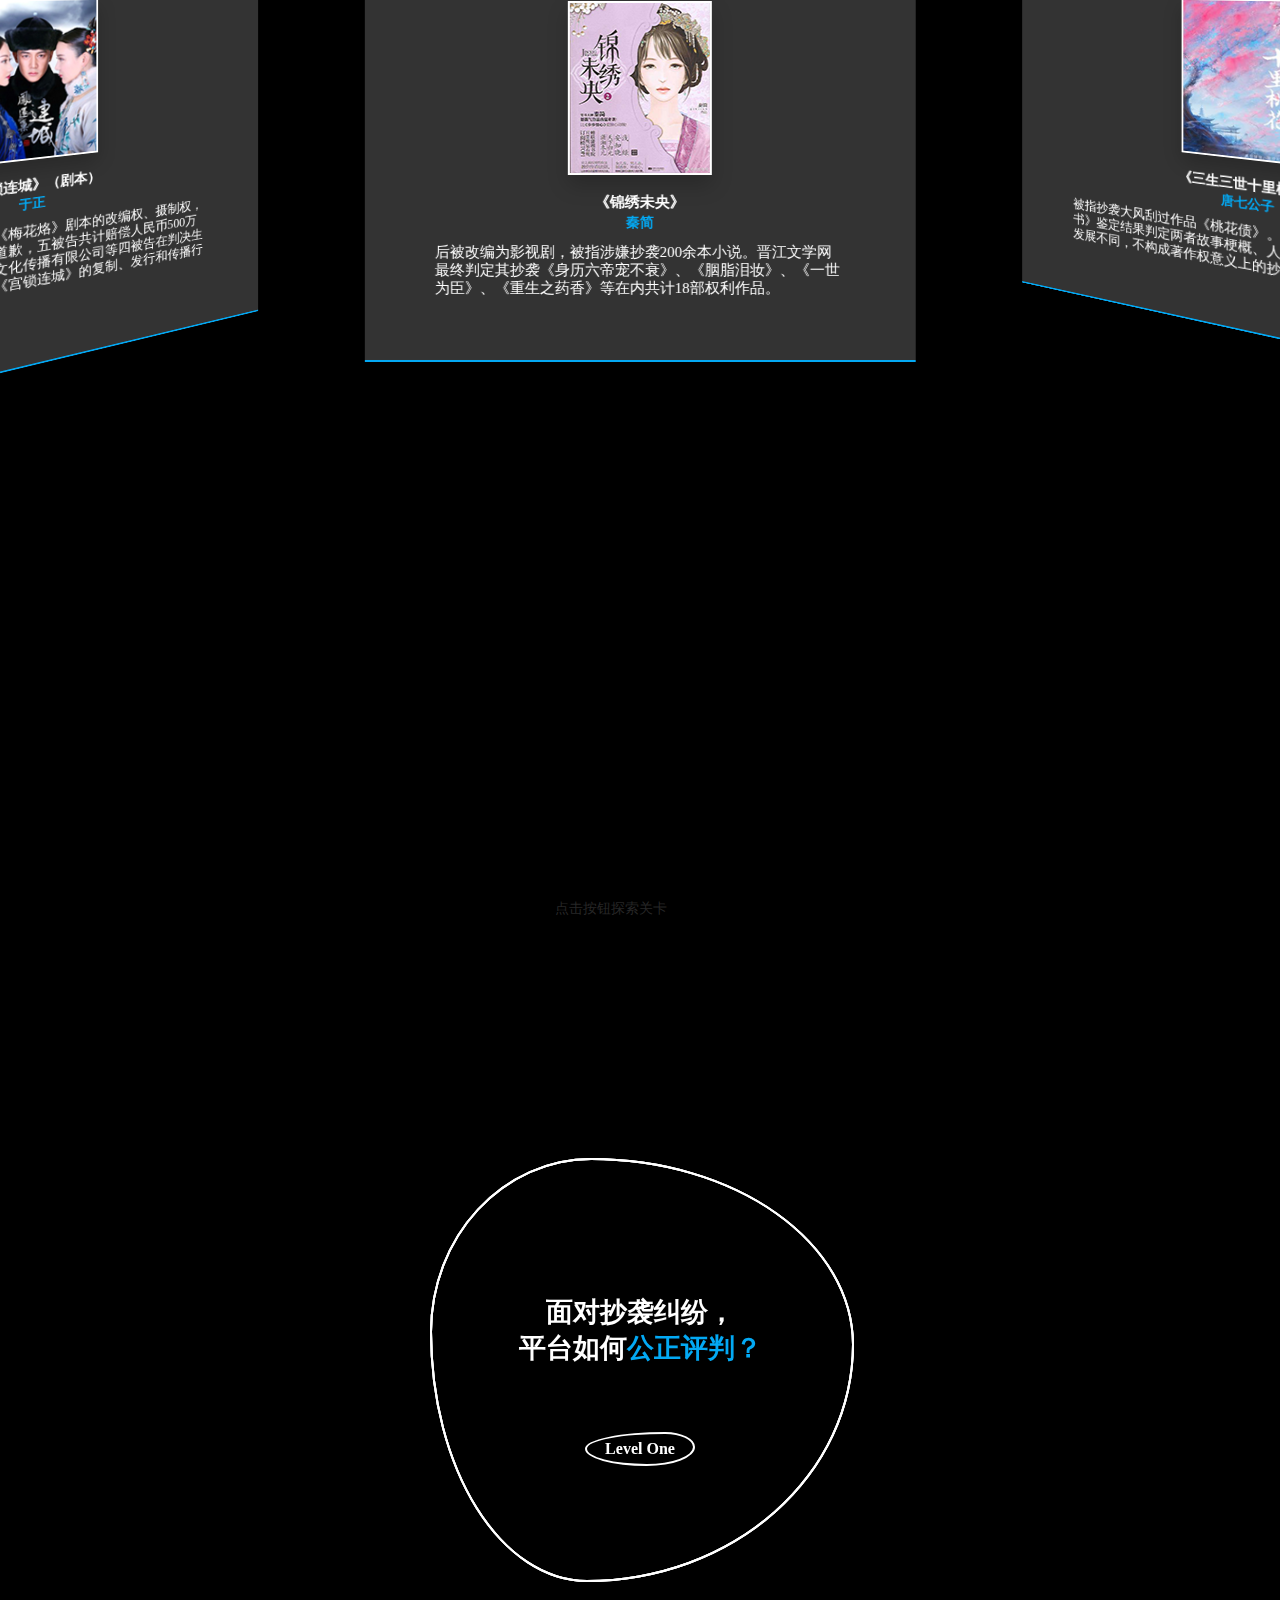
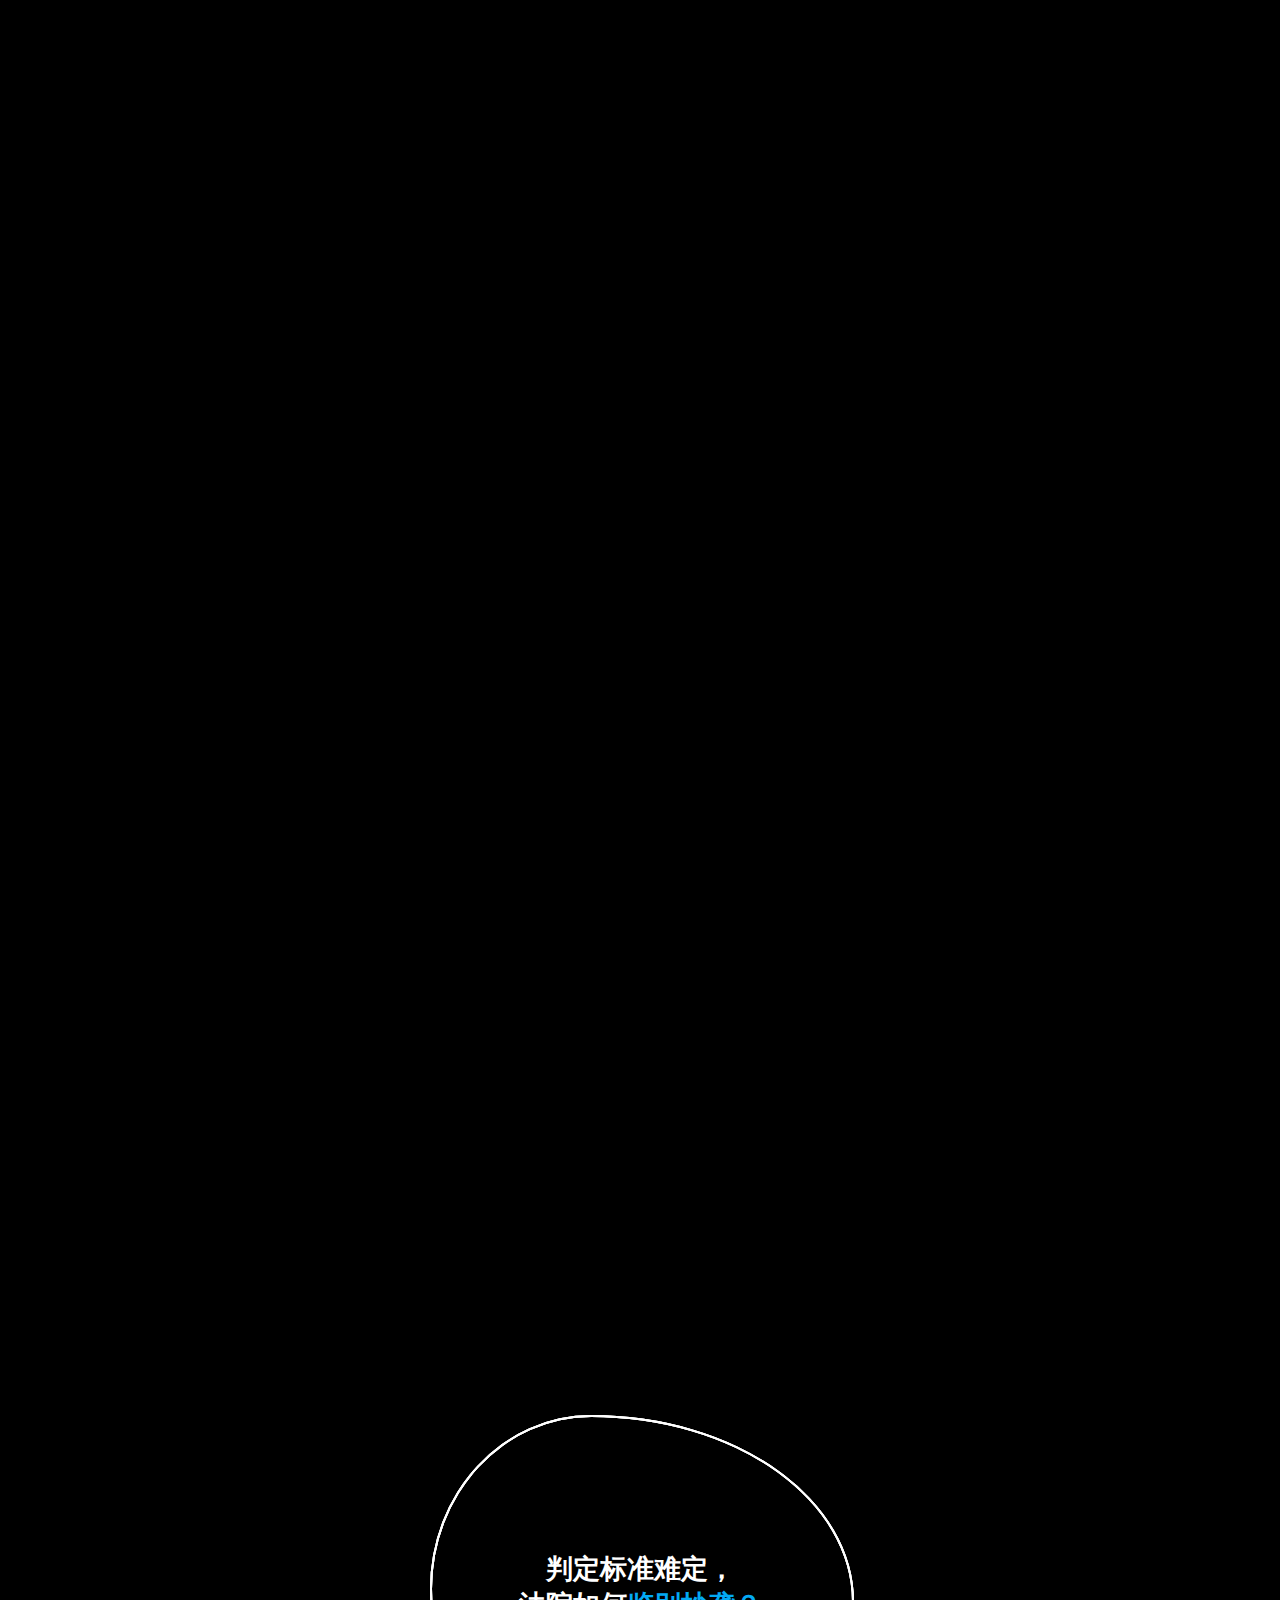
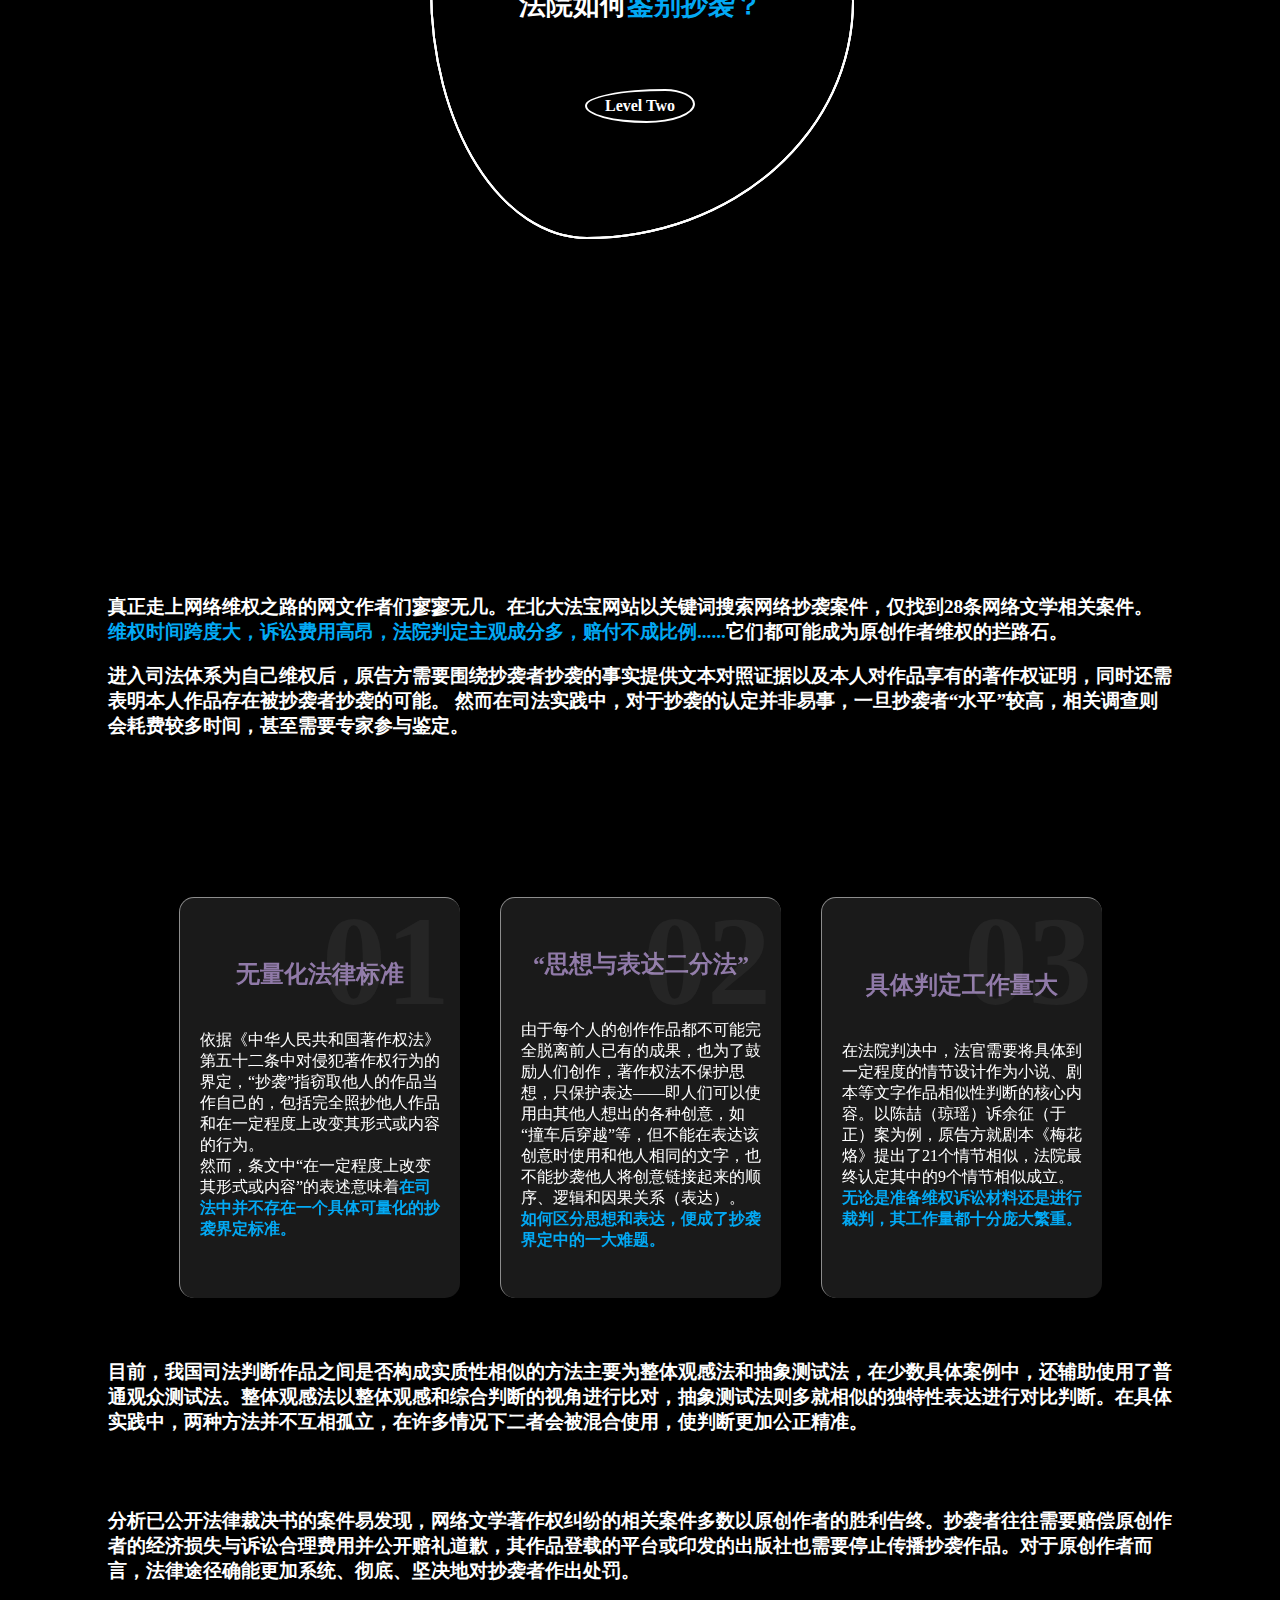
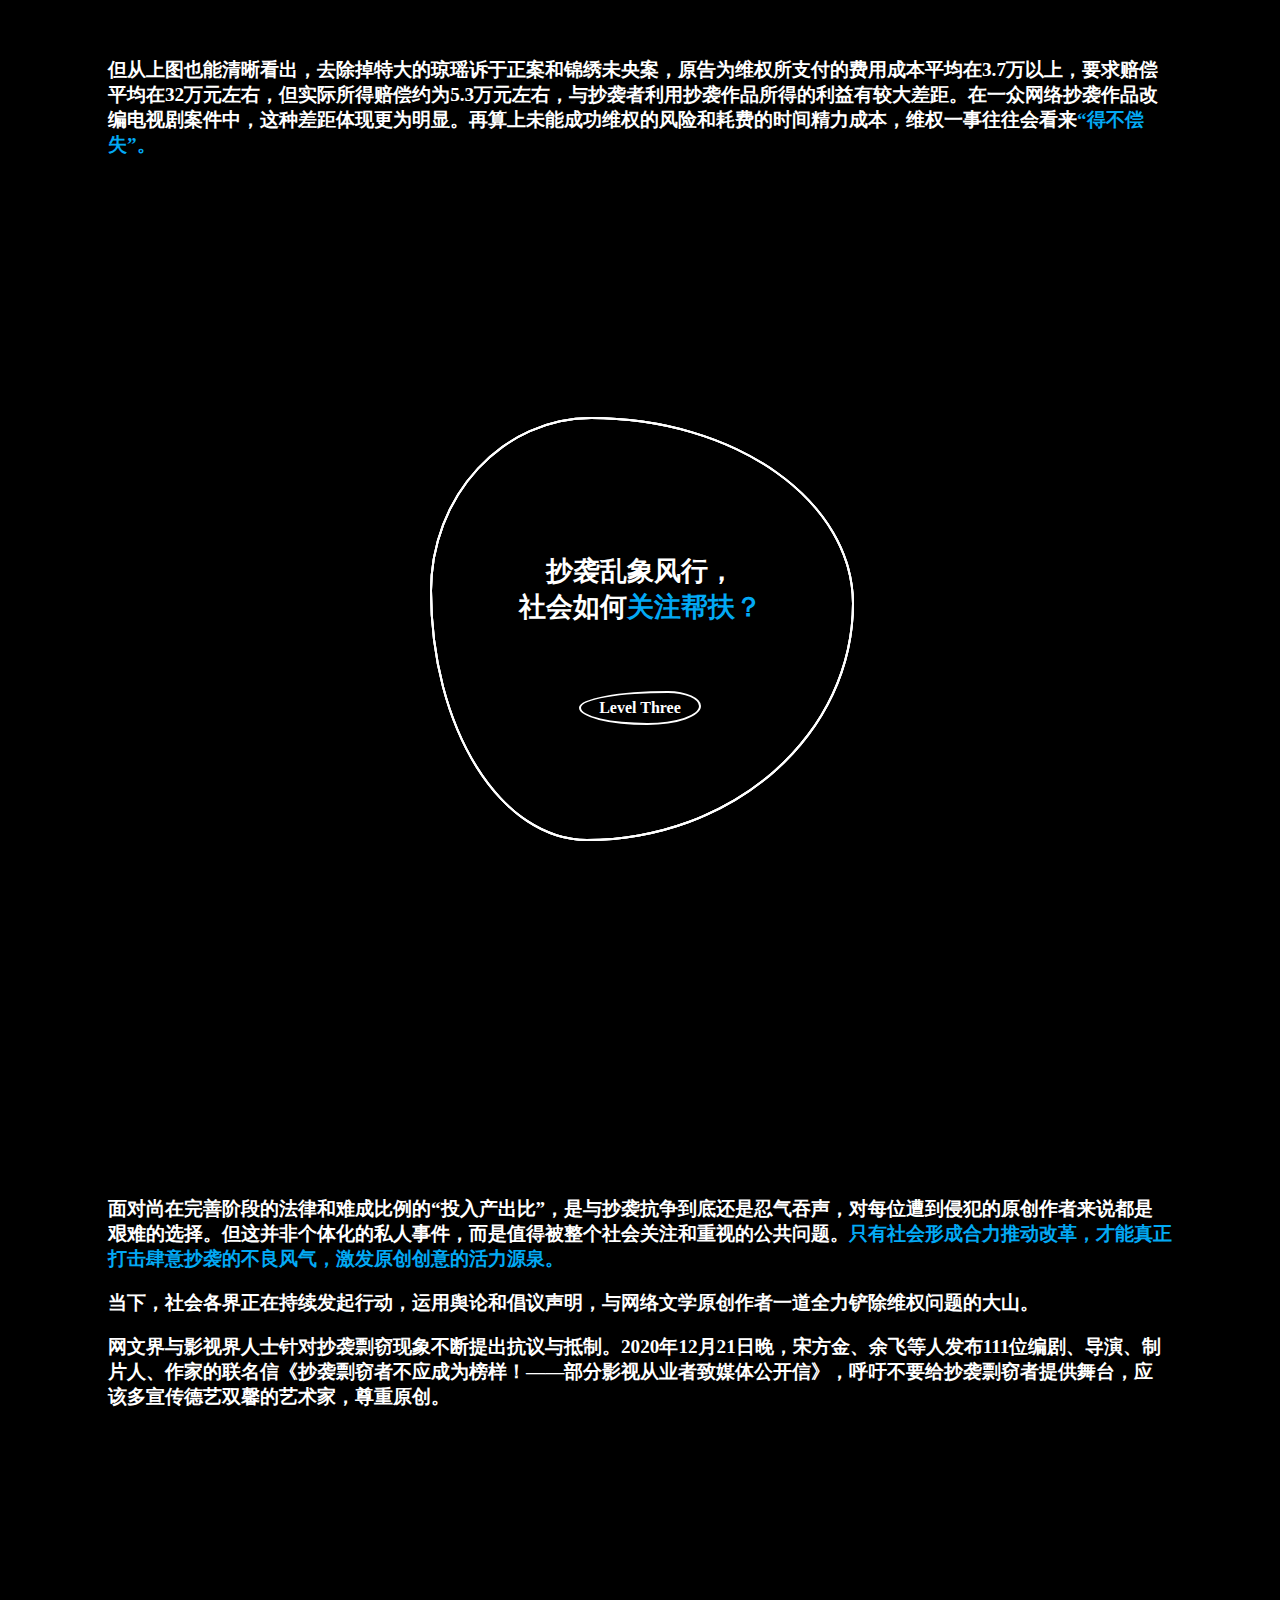
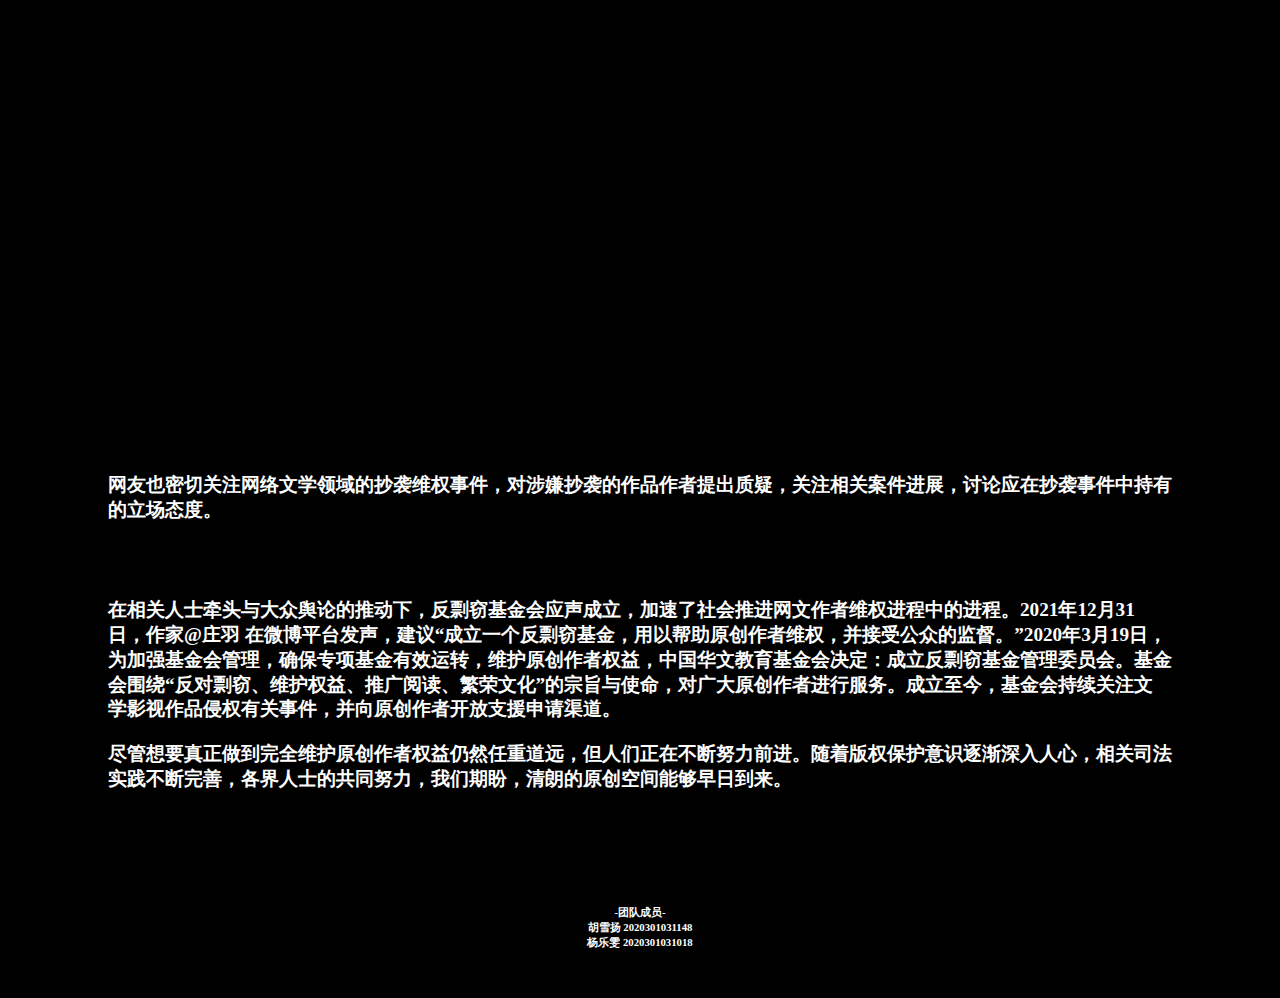
<file: plagiarize/index.html>
<!DOCTYPE html>
<html lang="en">
  <head>
    <meta charset="utf-8">
    <meta http-equiv="X-UA-Compatible" content="width=device-width, initial-scale=1.0">
    <meta name="viewpoint" content="width=device-width, initial-scale=1.0">
    <title>频陷“抄袭门”的网络文学</title>
    <link rel="stylesheet" type="text/css" href="style.css">
    <link rel="stylesheet" href="aos.css">
    <link rel="stylesheet" href="https://unpkg.com/aos@next/dist/aos.css" />
    <link rel="stylesheet" href="swiper.min.css">
  </head>
  <body>
    <section>
      <img src="bg.png" id="bg">
      <img src="poor.png" id="poor">
      <img src="devil.png" id="devil">
    </section>
    <div class="sec">
      <div class="content1">
        <h3 data-aos="fade-up" data-aos-delay="200">2022年5月13日上午9时，网络文学作者祖占诉作者玖月晞著作权权属、侵权纠纷案通过线上形式第一次开庭。玖月晞是曾被誉为“言情小天后”的知名网络文学作家，目前已有超过11部作品IP被购买影视翻拍版权，其中包括《少年的你》等热门电影等。<span1>但与此同时，她也被部分网友称作“融梗天后”，多部作品均被质疑有融梗抄袭嫌疑。</span1>该案件开庭后引发持续热议，让网络文学界备受关注的融梗抄袭纠纷再次进入大众视野。</h3>
      </div>
      <div class="wrapper">
        <div class="box1"></div>
        <h2 style="color:#fff;font-size:3em;">VS</h2>
        <div class="box2"></div>
      </div>
   </div>
   <div class="sec1">
     <div class="content1">
       <h3 data-aos="fade-up" data-aos-delay="200">而对于祖占来说，这是一场已经<span1>持续六年</span1>的漫长斗争。早在2016年2月，祖占就被网友告知，玖月晞当月在晋江文学网连载的作品《小南风》与她2015年在同一网站上发表的小说《越过时间拥抱你》存在雷同。但由于当时“对维权望而却步”，祖占选择带着“屈辱感”远离了网络文学。直到五年后反剽窃基金成立，同年7月又出现了“玖月晞告读者”事件，她才最终坚定信心，选择站出来以法律维护自己的权益。</h3>
     </div>
   </div>
   <div class="sec1">
    <div class="container">
       <div class="top-section">
         <h1 data-aos="flip-up">祖占与玖月晞事件时间线梳理</h1>
       </div>
       <div class="timeline">
         <div class="line"></div>
         <div class="section">
           <div class="bead"></div>
           <div class="content">
             <small>2014</small>
             <h3>年底: 祖占完成小说《越过时间拥抱你》（以下简称《越过》）</h3>
           </div>
         </div>
         <div class="section">
           <div class="bead"></div>
           <div class="content">
             <small>2015</small>
             <h3>5月:<span1>祖占开始在晋江文学网连载《越过》</span1>,供读者免费阅读，后因祖占与晋江文学网签约转为付费阅读。<br>10月:《越过》实体书出版。</h3>
           </div>
         </div>
         <div class="section">
           <div class="bead"></div>
           <div class="content">
             <small>2016</small>
             <h3>3月:读者认为《小南风》和《越过》存在雷同，并自发整理两书调色盘，投诉至晋江文学网“抄袭检举中心”(现已改名为“原创违规中心”)。<br>
4月:<span1>晋江文学网对投诉结果作出判定，认为《小南风》不构成借鉴过度或抄袭，并驳回投诉。</span1></h3>
           </div>
         </div>

         <div class="section">
           <div class="bead"></div>
           <div class="content">
             <small>2017</small>
             <h3>祖占停止在晋江文学网发布作品，同年8月玖月晞的《小南风》出版。</h3>
           </div>
         </div>

         <div class="section">
           <div class="bead"></div>
           <div class="content">
             <small>2021</small>
             <h3>祖占将被侵权经历发送至反剽窃基金会，开始接触律师团队，采用法律手段维权。</h3>
           </div>
         </div>

         <div class="section">
           <div class="bead"></div>
           <div class="content">
             <small>2022</small>
             <h3>祖占起诉玖月晞的《小南风》侵犯其作品《越过时间拥抱你》<span1>著作权一案正式立案</span1>，并通过线上形式第一次开庭。</h3>
           </div>
         </div>
       </div>
     </div>
     <div class="content1">
       <h3 data-aos="fade-up" data-aos-delay="200">与祖占经历类似的网络文学作家不在少数。中南大学文学院网络文学研究院首席教授欧阳友权指出，<span1>高产写作、技术复制和缺少严格把关的自由发布体制</span1>，使得相比传统文学创作，网络文学更容易出现抄袭现象。同时，抄袭界定难与维权成本高等多种原因也使得大多数被抄袭作者放弃使用法律手段维护自己的权益。因此，大部分作家发现自己的作品可能被抄袭后，都会像五年前的祖占一样，保持沉默或从此远离写作。</h3>
     </br></br></br>
       <h1 data-aos="flip-up" data-aos-delay="200">网络文学抄袭争议事件盘点</h1>
       <small style="color:#333";>按住鼠标左键滑动查看卡片</small>
   </div>
   </div>

     <div class="testimonials">
       <div class="swiper mySwiper">
         <div class="swiper-wrapper">
           <div class="swiper-slide">
             <div class="card">
               <div class="layer"></div>
               <div class="content2">
                 <div class="imgBX">
                   <img src="user3.png">
                 </div>
                 <div class="details">
                   <h2><br>《锦绣未央》<br><br><span>秦简</span></h2>
                   <p>后被改编为影视剧，被指涉嫌抄袭200余本小说。晋江文学网最终判定其抄袭《身历六帝宠不衰》、《胭脂泪妆》、《一世为臣》、《重生之药香》等在内共计18部权利作品。
 </p>
                 </div>
               </div>
             </div>
           </div>
          <div class="swiper-slide">
            <div class="card">
              <div class="layer"></div>
              <div class="content2">
                <div class="imgBX">
                  <img src="user1.png">
                </div>
                <div class="details">
                  <h2><br>《三生三世十里桃花》<br><br><span>唐七公子</span></h2>
                  <p>被指抄袭大风刮过作品《桃花债》。《著作权司法鉴定意见书》鉴定结果判定两者故事梗概、人物设置、人物关系、情节发展不同，不构成著作权意义上的抄袭。</p>
                </div>
              </div>
            </div>
          </div>
          <div class="swiper-slide">
            <div class="card">
              <div class="layer"></div>
              <div class="content2">
                <div class="imgBX">
                  <img src="user2.png">
                </div>
                <div class="details">
                  <h2><br>《后宫·甄嬛传》<br><br><span>流潋紫</span></h2>
                  <p>后被改编为影视剧被指出其中有30多处情节、语句和《斛珠夫人》、《寂寞空庭春欲晚》、《和妃番外》、《冷月如霜》等10余部小说相同或相似。曾引发互联网内广泛的讨论，争论最终无果。</p>
                </div>
              </div>
            </div>
          </div>
          <div class="swiper-slide">
            <div class="card">
              <div class="layer"></div>
              <div class="content2">
                <div class="imgBX">
                  <img src="user4.png">
                </div>
                <div class="details">
                  <h2><br>《梦里花落知多少》<br><br><span>郭敬明</span></h2>
                  <p>涉嫌抄袭庄羽作品《圈里圈外》。法院最终认定郭敬明作品整体构成抄袭，判决郭敬明与春风文艺出版社赔偿庄羽经济损失20万元，春风文艺出版社与北京图书大厦停止《梦里花落知多少》的出版、销售行为。</p>
                </div>
              </div>
            </div>
          </div>
          <div class="swiper-slide">
            <div class="card">
              <div class="layer"></div>
              <div class="content2">
                <div class="imgBX">
                  <img src="user5.png">
                </div>
                <div class="details">
                  <h2><br>《宫锁连城》（剧本）<br><br><span>于正</span></h2>
                  <p>法院认定其构成侵害琼瑶《梅花烙》剧本的改编权、摄制权，判决于正向琼瑶公开赔礼道歉，五被告共计赔偿人民币500万元，除于正外的湖南经视文化传播有限公司等四被告在判决生效之日起立即停止电视剧《宫锁连城》的复制、发行和传播行为。</p>
                </div>
              </div>
            </div>
          </div>
              </div>
              <div class="swiper-pagination"></div>
            </div>
          </div>

          <div class="sec1">
            <div class="content1">
              <h3 data-aos="fade-right">随着网络文学规模不断扩大，网络文学IP化的比例越来越高，如何合法正当地维护网络文学原创作者的知识产权、保护作者的创作利益已然成为亟待解决的一大难题。漫漫维权长路，网文作者们不得不越过重重关卡。</h3>
            </div>
          </div>

          <small style="color:#333;font-size:0.9em;">&emsp;&emsp;&emsp;&emsp;&emsp;&emsp;&emsp;&emsp;&emsp;&emsp;&emsp;&emsp;&emsp;&emsp;&emsp;&emsp;&emsp;&emsp;&emsp;&emsp;&emsp;&emsp;&emsp;&emsp;&emsp;&emsp;&emsp;&emsp;&emsp;&emsp;&emsp;&emsp;&emsp;&emsp;&emsp;&emsp;&emsp;&emsp;点击按钮探索关卡</small>

          <div class="sec3">
            <div class="square">
              <span></span>
              <span></span>
              <span></span>
              <div class="content2">
                <h2>面对抄袭纠纷，<br>平台如何<span1>公正评判？</span1></h2>
                <p></p>
                <a href="#part1">Level One</a>
              </div>
            </div>
            </div>

    <div class="sec5" id="part1">
      <div class="content1">
        <h3 data-aos="fade-up" data-aos-delay="200">近年来，越来越多类似的网文抄袭事件出现在公众视野，这与网络文学的发展及其IP化程度提高密切相关。根据中国社会科学院发布《2021中国网络文学发展研究报告》显示，截至2021年底，我国网络文学用户总规模达到5.02亿，占网民总数的48.6%。网络文学本身也呈现出繁盛的生命力与活力，
        2020年作品总数超过<span1>2794万部</span1>，市场规模达<span1>268.1亿元</span1>。</div>
          </br>
      <div class="flourish-embed flourish-chart" data-src="visualisation/11949655" data-width="70%" data-height="500px" data-aos="flip-up" data-aos-delay="200"><script src="https://public.flourish.studio/resources/embed.js"></script></div>
      <div class="content1">
        <h3 data-aos="fade-up" data-aos-delay="200">由于网络文学受众数量庞大、内容储备丰厚、形式灵活，网络文学成为IP产业链最重要的IP源头。据《中国网络文学版权保护白皮书2021》显示，在2020年，通过IP全版权运营，网络文学间接或直接影响了游戏、影视、动漫、音乐等合计约<span1>2531亿元</span1>人民币的市场，网络文学及其IP运营对数字娱乐产业的影响范围超过40%。</div>
        </br>
      <div class="flourish-embed flourish-sankey" data-src="visualisation/11957016" data-width="85%" data-height="520px"><script src="https://public.flourish.studio/resources/embed.js"></script></div>
      <div class="content1">
        <h3 data-aos="fade-up" data-aos-delay="200">然而，网络文学的繁荣中也伴随着乱象，各种抄袭事件层出不穷。以老牌网络文学网站晋江文学城为例，自2009年2月以来，该网站判定多起涉嫌原创违规案件，其中以文字雷同占大多数，也不乏全文照搬的作品。</div>
      <div class="flourish-embed flourish-bar-chart-race" data-src="visualisation/11958189" data-width="80%" data-height="450px"><script src="https://public.flourish.studio/resources/embed.js"></script></div>
      <div class="content1">
        <h3 data-aos="fade-up" data-aos-delay="200">对于这些违规行为，网站判定的惩处力度由雷同的文字数量决定。据晋江文学城原创写作规范（2021），对于具有明显仿写或中译中特征的文字，按照描写类文字和剧情类文字的类别分别制定相应处罚规章。轻者扣除作品积分，重者删除文章甚至删除作者笔名。</div>
      <div class="flourish-embed" data-src="visualisation/11958709" data-height="470px"><script src="https://public.flourish.studio/resources/embed.js"></script></div>
      <div class="content1">
        <h3 data-aos="fade-up" data-aos-delay="200">仅仅机械式的文字比对难以满足对所有作品的鉴别需要。除了复制粘贴式的文字搬运之外，也有许多作品会仿照原文剧情进行改写仿写，或抄袭其他作品的情节脉络和故事桥段。晋江文学城网站将这种情况称为“模仿或使用他人作品创意链（细纲）”，并分别以10%和20%为标准制定了处罚标准。</div>
      <div class="flourish-embed" data-src="visualisation/11958928" data-height="235px"><script src="https://public.flourish.studio/resources/embed.js"></script></div>
      <div class="content1">
        <h3 data-aos="fade-up" data-aos-delay="200">但尽管如此，自“剧情雷同”这一举报理由2017年4月上线以来，截止目前仅有<span1>37例</span1>相应原创违规事件，最终判决依据上述比例条款的仅有14条。这其中一部分是因为该被举报作品的雷同字数不足原著或自身字数的十分之一，不满足该项举报要求；另一部分则是因为网站编辑判定两篇文章的逻辑链雷同不成立。最终这部分事件均依据“文字雷同”条例得到了相应处理。<span1>相比“文字雷同”，以“剧情雷同”名义举报的工作量和难度要大得多，对抄袭者的惩罚力度却与“文字雷同”类似</span1>，因此，大多数举报者往往会更偏向于以“文字雷同”名义进行举报。</div>
      </br>
     <div class="flourish-embed flourish-chart" data-src="visualisation/11960036" data-width="80%"><script src="https://public.flourish.studio/resources/embed.js"></script></div>
     <div class="content1">
       <h3 data-aos="fade-up" data-aos-delay="200">关于情节方面的雷同判定是整个抄袭领域的判定难点。而且，网站的判定仅仅只能代表网站的态度立场，并不能实质性地判定某部作品确实抄袭或未抄袭，更不能惩罚原作者赔偿受害方的经济损失等，网站事实上处于一种相对尴尬的境地。这点从晋江文学城网站2021年将原来的“抄袭处理制度”改为“原创写作规范”这一举动也可见一斑。<span1>被抄袭的作者要想真正维权，仍然需要诉诸法律</span1>，但这并不是一条所有人都有勇气迈上的路。</div>
     </br>
    </div>

    <div class="sec3">
      <div class="square">
        <span></span>
        <span></span>
        <span></span>
        <div class="content2">
          <h2>判定标准难定，<br>法院如何<span1>鉴别抄袭？</span1></h2>
          <p></p>
          <a href="#part2">Level Two</a>
        </div>
      </div>
    </div>

    <div class="sec5" id="part2">
      <div class="content1">
        <h3>真正走上网络维权之路的网文作者们寥寥无几。在北大法宝网站以关键词搜索网络抄袭案件，仅找到28条网络文学相关案件。<span1>维权时间跨度大，诉讼费用高昂，法院判定主观成分多，赔付不成比例......</span1>它们都可能成为原创作者维权的拦路石。</div>
      <div class="content1">
        <h3>进入司法体系为自己维权后，原告方需要围绕抄袭者抄袭的事实提供文本对照证据以及本人对作品享有的著作权证明，同时还需表明本人作品存在被抄袭者抄袭的可能。
然而在司法实践中，对于抄袭的认定并非易事，一旦抄袭者“水平”较高，相关调查则会耗费较多时间，甚至需要专家参与鉴定。</div>
          </br>
        <h2 data-aos="fade-up" data-aos-delay="200">抄袭界定难点</h2>
          <div class="glass">
            <div class="container9">
              <div class="card9">
                <div class="content9">
                  <h4>01</h4>
                  <h5>无量化法律标准</h5>
                  <h6>依据《中华人民共和国著作权法》第五十二条中对侵犯著作权行为的界定，“抄袭”指窃取他人的作品当作自己的，包括完全照抄他人作品和在一定程度上改变其形式或内容的行为。
</br>然而，条文中“在一定程度上改变其形式或内容”的表述意味着<span1>在司法中并不存在一个具体可量化的抄袭界定标准。</span1></h6>
                </div>
              </div>
              <div class="card9">
                <div class="content9">
                  <h4>02</h4>
                  <h5>“思想与表达二分法”</h5>
                  <h6>由于每个人的创作作品都不可能完全脱离前人已有的成果，也为了鼓励人们创作，著作权法不保护思想，只保护表达——即人们可以使用由其他人想出的各种创意，如“撞车后穿越”等，但不能在表达该创意时使用和他人相同的文字，也不能抄袭他人将创意链接起来的顺序、逻辑和因果关系（表达）。</br><span1>如何区分思想和表达，便成了抄袭界定中的一大难题。</span1></h6>
                </div>
              </div>
              <div class="card9">
                <div class="content9">
                  <h4>03</h4>
                  <h5>具体判定工作量大</h5>
                  <h6>在法院判决中，法官需要将具体到一定程度的情节设计作为小说、剧本等文字作品相似性判断的核心内容。以陈喆（琼瑶）诉余征（于正）案为例，原告方就剧本《梅花烙》提出了21个情节相似，法院最终认定其中的9个情节相似成立。</br><span1>无论是准备维权诉讼材料还是进行裁判，其工作量都十分庞大繁重。</span1></h6>
                </div>
              </div>
            </div>
          </div>
        </br>
          <div class="content1">
          <h3>目前，我国司法判断作品之间是否构成实质性相似的方法主要为整体观感法和抽象测试法，在少数具体案例中，还辅助使用了普通观众测试法。整体观感法以整体观感和综合判断的视角进行比对，抽象测试法则多就相似的独特性表达进行对比判断。在具体实践中，两种方法并不互相孤立，在许多情况下二者会被混合使用，使判断更加公正精准。</div>
          </br>

      <div  data-aos="fade-up" data-aos-delay="200" class="flourish-embed flourish-hierarchy" data-src="visualisation/11961407" data-width="80%" data-height="450px"><script src="https://public.flourish.studio/resources/embed.js"></script></div>
    </br>
        <div class="content1">
        <h3>分析已公开法律裁决书的案件易发现，网络文学著作权纠纷的相关案件多数以原创作者的胜利告终。抄袭者往往需要赔偿原创作者的经济损失与诉讼合理费用并公开赔礼道歉，其作品登载的平台或印发的出版社也需要停止传播抄袭作品。对于原创作者而言，法律途径确能更加系统、彻底、坚决地对抄袭者作出处罚。</div>
        </br>
       <div  data-aos="flip-up" data-aos-delay="200" class="flourish-embed" data-src="story/1757821" data-width="85%" data-height="530px"><script src="https://public.flourish.studio/resources/embed.js"></script></div>
         </br>
      <div class="content1">
        <h3>但从上图也能清晰看出，去除掉特大的琼瑶诉于正案和锦绣未央案，原告为维权所支付的费用成本平均在3.7万以上，要求赔偿平均在32万元左右，但实际所得赔偿约为5.3万元左右，与抄袭者利用抄袭作品所得的利益有较大差距。在一众网络抄袭作品改编电视剧案件中，这种差距体现更为明显。再算上未能成功维权的风险和耗费的时间精力成本，维权一事往往会看来<span1>“得不偿失”。</span1></div>

    </div>

    <div class="sec3">
      <div class="square">
        <span></span>
        <span></span>
        <span></span>
        <div class="content2">
          <h2>抄袭乱象风行，<br>社会如何<span1>关注帮扶？</span1></h2>
          <p></p>
          <a href="#part3">Level Three</a>
        </div>
      </div>
    </div>

    <div class="sec5" id="part3">
      <div class="content1">
        <h3>面对尚在完善阶段的法律和难成比例的“投入产出比”，是与抄袭抗争到底还是忍气吞声，对每位遭到侵犯的原创作者来说都是艰难的选择。但这并非个体化的私人事件，而是值得被整个社会关注和重视的公共问题。<span1>只有社会形成合力推动改革，才能真正打击肆意抄袭的不良风气，激发原创创意的活力源泉。</span1></div>
      <div class="content1">
        <h3>当下，社会各界正在持续发起行动，运用舆论和倡议声明，与网络文学原创作者一道全力铲除维权问题的大山。</div>
      <div class="content1">
        <h3>网文界与影视界人士针对抄袭剽窃现象不断提出抗议与抵制。2020年12月21日晚，宋方金、余飞等人发布111位编剧、导演、制片人、作家的联名信《抄袭剽窃者不应成为榜样！——部分影视从业者致媒体公开信》，呼吁不要给抄袭剽窃者提供舞台，应该多宣传德艺双馨的艺术家，尊重原创。</div>
          </br>
      <div  data-aos="fade-up" data-aos-delay="200" class="flourish-embed" data-src="visualisation/12052487" data-width="70%" data-height="470px"><script src="https://public.flourish.studio/resources/embed.js"></script></div>
      </br>
      <div class="content1">
      <h3 data-aos="fade-up">同时，对抄袭现象进行法律层面更加严格的监管也成为业界相关人士与法律界人士尝试推进的目标。</div>
      </br>
      <img  data-aos="fade-left"  src="3.png" width="500px" height="250px">
      <img  data-aos="fade-right" src="4.png" width="500px" height="250px">
      <img  data-aos="fade-left" src="5.png" width="500px" height="250px">
        <div class="content1">
        <h3>网友也密切关注网络文学领域的抄袭维权事件，对涉嫌抄袭的作品作者提出质疑，关注相关案件进展，讨论应在抄袭事件中持有的立场态度。</div>
        </br>
       <div data-aos="flip-up" data-aos-delay="200" class="flourish-embed flourish-hierarchy" data-src="visualisation/12051831" data-height="700px"><script src="https://public.flourish.studio/resources/embed.js"></script></div>
      </br>
      <div class="content1">
      <h3>在相关人士牵头与大众舆论的推动下，反剽窃基金会应声成立，加速了社会推进网文作者维权进程中的进程。2021年12月31日，作家@庄羽 在微博平台发声，建议“成立一个反剽窃基金，用以帮助原创作者维权，并接受公众的监督。”2020年3月19日，为加强基金会管理，确保专项基金有效运转，维护原创作者权益，中国华文教育基金会决定：成立反剽窃基金管理委员会。基金会围绕“反对剽窃、维护权益、推广阅读、繁荣文化”的宗旨与使命，对广大原创作者进行服务。成立至今，基金会持续关注文学影视作品侵权有关事件，并向原创作者开放支援申请渠道。</div>
      <div class="content1">
        <h3>尽管想要真正做到完全维护原创作者权益仍然任重道远，但人们正在不断努力前进。随着版权保护意识逐渐深入人心，相关司法实践不断完善，各界人士的共同努力，我们期盼，清朗的原创空间能够早日到来。</div>
    </br></br></br>
    </div>

    <footer id="footer">
      <h6 style="font-family: 'Fangsong'; color: #FFF; line-height: 140%; text-align: center;";>
      <br>-团队成员-</br>
      胡雪扬 2020301031148</br>
      杨乐雯 2020301031018</br>
    </br></h6>
    </footer>


   <script type="text/javascript" src="sketch.js"></script>
   <script src="timeline.js"></script>
   <script type="text/javascript" src="gsap.min.js"></script>
   <script type="text/javascript" src="ScrollTrigger.min.js"></script>
   <script type="text/javascript" src="vanilla-tilt.js"></script>
   <script>
    VanillaTilt.init(document.querySelectorAll(".card9")
     ,{
    max: 25,
    speed: 400,
     glare:true,
     "max-glare": 1,
  });
   </script>
   <script>
     gsap.to("#devil",{
      scrollTrigger : {
        scrub:0.5,
        },
        x : -1000,
        y : -250,
    })
   </script>
   <script src="https://unpkg.com/aos@next/dist/aos.js"></script>
   <script>
  AOS.init();
   </script>


   <script src="swiper.min.js"></script>
   <script>
    var swiper = new Swiper(".mySwiper", {
      effect: "coverflow",
      grabCursor: true,
      centeredSlides: true,
      slidesPerView: "auto",
      coverflowEffect: {
        rotate: 50,
        stretch: 100,
        depth: 100,
        modifier: 1,
        slideShadows: true,
      },
      loop: true,
      pagination: {
        el: ".swiper-pagination",
      },
    });
  </script>

  </body>
</html>
</file>
<file: Begin!/style.css>
*
@import url('https://fonts.googleapis.com/css2?family=Open+Sans&display=swap');

{
  margin:0;
  padding:0;
  box-sizing: border-box;
}
body{
  background: #000;

}
section
{
  position:relative;
  width:100%;
  height:100vh;
  overflow: hidden;
}


section img{
  position:absolute;
  top:0;
  left:0;
  max-width:100%;
}

.sec
{
  position:relative;
  padding-top: 100px;
  padding-left: 100px;
  padding-right: 100px;
  padding-bottom: 0;
  text-align: center;
  justify-content: center;
}

.sec5
{
  position:relative;
  padding-top: 100px;
  padding-left: 100px;
  padding-right: 100px;
  padding-bottom: 0;
  text-align: center;
  justify-content: center;
}

.sec h2
{
  color: #fff;
  font-size: 2em;
  font-weight: 800;
  letter-spacing: 1px;
  font-family:  'Open Sans', sans-serif;
}

.sec5 h2
{
  color: #fff;
  font-size: 2em;
  font-weight: 800;
  letter-spacing: 1px;
  font-family:  'Open Sans', sans-serif;
}


.sec1
{
  position:relative;
  padding-top: 0;
  padding-left: 100px;
  padding-right: 100px;
  padding-bottom: 50px;
  text-align: center;
  justify-content: center;
}


.sec1 h1
{
  color: #fff;
  font-size: 2em;
  font-weight: 800;
  letter-spacing: 1px;
  font-family: 'Fangsong';
}

.sec1 h2
{
    color: #fff;
    font-size: 2em;
    font-family: 'Fangsong';
}

.sec h3
{
    color: #fff;
    font-family: 'Fangsong';
    font-size: 1.2em;
    line-height: 130%;
    text-align: left;
    justify-content: center;
}

.sec5 h3
{
    color: #fff;
    font-family: 'Fangsong';
    font-size: 1.2em;
    line-height: 130%;
    text-align: left;
    justify-content: center;
}

.sec5 h4
    {
      position: absolute;
      top: -180px;
      right: 10px;
      font-size: 8em;
      color: rgba(255,255,255,0.05);
      pointer-events: none;
    }
.sec5 h5
    {
      font-size: 1.5em;
      z-index: 1;
      color:#907aa8;
    }
.sec5 h6
  {   font-family: 'Fangsong';
      font-size: 1em;
      color:#fff;
      font-weight:300;
      text-align: left;
    }

.sec1 h3
{
    color: #fff;
    font-family: 'Fangsong';
    font-size: 1.2em;
    line-height: 130%;
    text-align: left;
    justify-content: center;
}

.sec1 small
{
  color: #fff;
  font-size:0.9em;
  line-height: 2em;
}

.sec1 p
{
  color:#fff;
  font-size: 1.2em;
  line-height: 1.5em;
  text-align: center;
  justify-content: center;
}
.wrapper
{
  display:flex;
  align-items: center;
  justify-content: center;
  height:80vh;
}
.box1
{
  background: url(1.png);
  -webkit-background-size:cover;
  background-size: cover;
  background-position: center center;
  height:400px;
  width:400px;
  box-shadow: 0 20px 5px 5px rgba(0,0,0,0.2);
  animation:animate1 3s ease-in-out infinite;
  transition: all 1s ease-in-out;
  margin-right: 35px;
  margin-left: 35px;
}
.box2
{
  background: url(2.png);
  -webkit-background-size:cover;
  background-size: cover;
  background-position: center center;
  height:400px;
  width:400px;
  box-shadow: 0 5px 5px 20px rgba(0,0,0,0.2);
  animation:animate1 3s ease-in-out infinite;
  transition: all 1s ease-in-out;
  margin-right: 35px;
  margin-left: 35px;
}

@keyframes animate1 {
  0%
  {
    border-radius: 60% 40% 30% 70%/60% 30% 70% 40%;
  }
  50%
  {
    border-radius: 30% 60% 70% 40%/50% 60% 30% 60%;
  }
  100%
  {
    border-radius: 60% 40% 30% 70%/60% 30% 70% 40%;
  }
}
.container{
  padding:2rem;
  padding-bottom: 100px;
  margin: 0 auto;
  max-width: 1200px;
}
.top-section{
  text-align: center;
  padding: 4rem 0;
  max-width: 600px;
  margin: 0 auto;
}
.timeline{
  position: relative;
  min-height:150px;
}
.line{
  position: absolute;
  z-index: 2;
  left: calc(50%);
  width: 2px;
  top:-50px;
  bottom:-50px;
  background-color: #fff;
  display:none;
}

.line::before,
.line::after
{
  position: absolute;
  display: block;
  content:'';
  height:1rem;
  width:1rem;
  border-radius: 50%;
  background-color: #fff;
  left:50%;
  transform: translateX(-50%);
}

.line::after
{
  bottom:0;
}

.section{
  display:flex;
  opacity:0;
  transform:translateX(-100%);
  transition: 600ms ease;
  position:relative;
  z-index:1;
  margin:0 0;
  padding:1rem;
  border-radius: 1rem;
  align-items: center;
  min-height:300px;
}

.section:nth-child(odd)
{
  flex-direction: row-reverse;
  transform:translateX(100%);
}
.bead{
  position:absolute;
  display:block;
  height:1rem;
  width:1rem;
  border-radius: 50%;
  background-color:#fff;
  left:50%;
  top:20%;
  transform: translateX(-50%);
}
.content{
  width:calc(50% - 2rem);
}
.show-me:nth-child(n){
  transform:none;
  opacity:1;
}


.testimonials
{
  position: relative;
  max-width: 100%;
  -webkit-box-reflect: below 1px linear-gradient(transparent 70%, #0009);
  height: 90vh;
  background: #000;
}


.swiper-slide
{
  background-position: center;
  background-size: cover;
  width: 300px;
  height: 300px;
  margin: 0 0px;
  background-color: #000;
}

.testimonials .card
{
  position: relative;
  width: 70%;
  margin: 0 auto;
  background: #333;
  padding: 10px 10px;
  text-align: center;
  overflow: hidden;
}
.testimonials .card .layer
{
  position: absolute;
  top: calc(100% - 2px);
  left: 0;
  width: 100%;
  height: 100%;
  background: linear-gradient(#03a9f4,#e91ee3);
  z-index: 1;
  transition: 0.5s;
}
.testimonials .card:hover .layer
{
  top: 0;
}
.testimonials .card .content2
{
  position: relative;
  z-index: 2;
}
.testimonials .card .content2 p
{
  font-size: 15px;
  line-height: 18px;
  color: #fff;
  font-family: 'Fangsong';
  text-align: left;
}
.testimonials .card .content2 .imgBX
{
  width: 140px;
  height: 170px;
  margin: 0 auto;
  overflow: hidden;
  border: 2px solid #fff;
  box-shadow: 0 10px 20px rgba(0,0,0,0.2);
}
.testimonials .card .content2 h2
{
  font-size: 15px;
  color: #fff;
  line-height: 10px;
  margin-bottom: 10px;
}
.testimonials .card .content2 h2 span
{
  color: #03a9f4;
  font-size: 14px;
  transition: 0.5s;
}
.testimonials .card:hover .content2 h2 span
{
  color: #fff;
}

.sec3
{
  display: flex;
  justify-content: center;
  align-items: center;
  min-height: 100vh;
}

.square
{
  position: relative;
  width: 420px;
  height: 420px;
  display: flex;
  justify-content: center;
  align-items: center;
}
.square span:nth-child(1)
{
  position: absolute;
  top: 0;
  left: 0;
  width: 100%;
  height: 100%;
  border: 2px solid #FFF;
  border-radius: 38% 62% 63% 37% / 41% 44% 56% 59%;
  transition: 0.5s;
  animation: animate 6s linear infinite;
}
.square:hover span:nth-child(1)
{
  border: none;
  background: rgba(0,0,255,0.8);
}
.square span:nth-child(2)
{
  position: absolute;
  top: 0;
  left: 0;
  width: 100%;
  height: 100%;
  border: 2px solid #FFF;
  border-radius: 38% 62% 63% 37% / 41% 44% 56% 59%;
  transition: 0.5s;
  animation: animate 4s linear infinite;
}
.square:hover span:nth-child(2)
{
  border: none;
  background: rgba(0,0,255,0.8);
}
.square span:nth-child(3)
{
  position: absolute;
  top: 0;
  left: 0;
  width: 100%;
  height: 100%;
  border: 2px solid #FFF;
  border-radius: 38% 62% 63% 37% / 41% 44% 56% 59%;
  transition: 0.5s;
  animation: animate2 10s linear infinite;
}
.square:hover span:nth-child(3)
{
  border: none;
  background: rgba(0,0,255,0.8);
}
@keyframes animate
{
  0%
  {
    transform: rotate(0deg);
  }
  100%
  {
    transform: rotate(360deg);
  }
}
@keyframes animate2
{
  0%
  {
    transform: rotate(360deg);
  }
  100%
  {
    transform: rotate(0deg);
  }
}

.content2
{
  position: relative;
  padding: 40px 60px;
  color: #fff;
  text-align: center;
  transition: 0.5s;
  z-index: 1000;
}

.content2 h2
{
  font-size: 27px;
  color: #fff;
  font-family: 'Fangsong';
  margin-bottom: 10px;
  align-items: center;
  justify-content: center;
}

.content2 h2 span1
{
  color:#03a9f4;
}

.content2 a
{
  position: relative;
  display: inline-block;
  margin-top: 50px;
  border: 2px solid #fff;
  padding:6px 18px;
  text-decoration: none;
  color: #fff;
  font-family: 'Fangsong';
  font-weight: 600;
  border-radius: 73% 27% 44% 56% / 49% 44% 56% 51%;
}

.content2 a:hover
{
  background: #fff;
  color: #333;
}

.sec4
{
  display: center;
  justify-content: center;
  align-items: center;
  min-height: 100vh;
  min-width: 400px;
  padding-left: 100px;
  padding-right: 100px;
  padding-top: 200px;
  padding-bottom: 100px;
}


.glass
{
      display: flex;
      justify-content: center;
      align-items: center;
      min-height: 50vh;
      background: #000;
      padding-top: 0;
      margin-top: 0;
}


.container9
    {
      position: relative;
      display: flex;
      justify-content: center;
      align-items: center;
      max-width: 1200px;
      flex-wrap: wrap;
      z-index:1;
    }
.container9 .card9
    {
      position: relative;
      width:280px;
      height:400px;
      margin:20px;
      box-shadow: 20px 20px 50px rgba(0,0,0,0.5);
      border-radius: 15px;
      background: rgba(255,255,255,0.1);
      overflow: hidden;
      display: flex;
      justify-content: center;
      align-items: center;
      border-top: 1px solid rgba(255,255,255,0.5);
      border-left: 1px solid rgba(255,255,255,0.5);
      backdrop-filter: blur(5px);
    }
.container9 .card9 .content9
    {
      padding: 20px;
      text-align: center;
}


#main {
    position: absolute;
    transform: scale(.7, .7) translate(-50%, -50%);  //主要控制嵌入页面边框
    width: 700px;
    height: 400px;
    top: 240px;
    left: 360px;
</file>
<file: plagiarize/style.css>
*
@import url('https://fonts.googleapis.com/css2?family=Open+Sans&display=swap');

{
  margin:0;
  padding:0;
  box-sizing: border-box;
}
body{
  background: #000;

}
section
{
  position:relative;
  width:100%;
  height:100vh;
  overflow: hidden;
}


section img{
  position:absolute;
  top:0;
  left:0;
  max-width:100%;
}

.sec
{
  position:relative;
  padding-top: 100px;
  padding-left: 100px;
  padding-right: 100px;
  padding-bottom: 0;
  text-align: center;
  justify-content: center;
}

.sec5
{
  position:relative;
  padding-top: 100px;
  padding-left: 100px;
  padding-right: 100px;
  padding-bottom: 0;
  text-align: center;
  justify-content: center;
}

.sec h2
{
  color: #fff;
  font-size: 2em;
  font-weight: 800;
  letter-spacing: 1px;
  font-family:  'Open Sans', sans-serif;
}

.sec5 h2
{
  color: #fff;
  font-size: 2em;
  font-weight: 800;
  letter-spacing: 1px;
  font-family:  'Open Sans', sans-serif;
}


.sec1
{
  position:relative;
  padding-top: 0;
  padding-left: 100px;
  padding-right: 100px;
  padding-bottom: 50px;
  text-align: center;
  justify-content: center;
}


.sec1 h1
{
  color: #fff;
  font-size: 2em;
  font-weight: 800;
  letter-spacing: 1px;
  font-family: 'Fangsong';
}

.sec1 h2
{
    color: #fff;
    font-size: 2em;
    font-family: 'Fangsong';
}

.sec h3
{
    color: #fff;
    font-family: 'Fangsong';
    font-size: 1.2em;
    line-height: 130%;
    text-align: left;
    justify-content: center;
}

.sec5 h3
{
    color: #fff;
    font-family: 'Fangsong';
    font-size: 1.2em;
    line-height: 130%;
    text-align: left;
    justify-content: center;
}

.sec5 h4
    {
      position: absolute;
      top: -180px;
      right: 10px;
      font-size: 8em;
      color: rgba(255,255,255,0.05);
      pointer-events: none;
    }
.sec5 h5
    {
      font-size: 1.5em;
      z-index: 1;
      color:#907aa8;
    }
.sec5 h6
  {   font-family: 'Fangsong';
      font-size: 1em;
      color:#fff;
      font-weight:300;
      text-align: left;
    }

.sec1 h3
{
    color: #fff;
    font-family: 'Fangsong';
    font-size: 1.2em;
    line-height: 130%;
    text-align: left;
    justify-content: center;
}

.sec1 small
{
  color: #fff;
  font-size:0.9em;
  line-height: 2em;
}

.sec1 p
{
  color:#fff;
  font-size: 1.2em;
  line-height: 1.5em;
  text-align: center;
  justify-content: center;
}
.wrapper
{
  display:flex;
  align-items: center;
  justify-content: center;
  height:80vh;
}
.box1
{
  background: url(1.png);
  -webkit-background-size:cover;
  background-size: cover;
  background-position: center center;
  height:400px;
  width:400px;
  box-shadow: 0 20px 5px 5px rgba(0,0,0,0.2);
  animation:animate1 3s ease-in-out infinite;
  transition: all 1s ease-in-out;
  margin-right: 35px;
  margin-left: 35px;
}
.box2
{
  background: url(2.png);
  -webkit-background-size:cover;
  background-size: cover;
  background-position: center center;
  height:400px;
  width:400px;
  box-shadow: 0 5px 5px 20px rgba(0,0,0,0.2);
  animation:animate1 3s ease-in-out infinite;
  transition: all 1s ease-in-out;
  margin-right: 35px;
  margin-left: 35px;
}

@keyframes animate1 {
  0%
  {
    border-radius: 60% 40% 30% 70%/60% 30% 70% 40%;
  }
  50%
  {
    border-radius: 30% 60% 70% 40%/50% 60% 30% 60%;
  }
  100%
  {
    border-radius: 60% 40% 30% 70%/60% 30% 70% 40%;
  }
}
.container{
  padding:2rem;
  padding-bottom: 100px;
  margin: 0 auto;
  max-width: 1200px;
}
.top-section{
  text-align: center;
  padding: 4rem 0;
  max-width: 600px;
  margin: 0 auto;
}
.timeline{
  position: relative;
  min-height:150px;
}
.line{
  position: absolute;
  z-index: 2;
  left: calc(50%);
  width: 2px;
  top:-50px;
  bottom:-50px;
  background-color: #fff;
  display:none;
}

.line::before,
.line::after
{
  position: absolute;
  display: block;
  content:'';
  height:1rem;
  width:1rem;
  border-radius: 50%;
  background-color: #fff;
  left:50%;
  transform: translateX(-50%);
}

.line::after
{
  bottom:0;
}



.section{
  display:flex;
  opacity:0;
  transform:translateX(-100%);
  transition: 600ms ease;
  position:relative;
  z-index:1;
  margin:0 0;
  padding:1rem;
  border-radius: 1rem;
  align-items: center;
  min-height:300px;
}

.section:nth-child(odd)
{
  flex-direction: row-reverse;
  transform:translateX(100%);
}
.bead{
  position:absolute;
  display:block;
  height:1rem;
  width:1rem;
  border-radius: 50%;
  background-color:#fff;
  left:50%;
  top:20%;
  transform: translateX(-50%);
}
.content{
  width:calc(50% - 2rem);
}
.show-me:nth-child(n){
  transform:none;
  opacity:1;
}


.testimonials
{
  position: relative;
  max-width: 100%;
  -webkit-box-reflect: below 1px linear-gradient(transparent 70%, #0009);
  height: 90vh;
  background: #000;
}


.swiper-slide
{
  background-position: center;
  background-size: cover;
  width: 300px;
  height: 300px;
  margin: 0 0px;
  background-color: #000;
}

.testimonials .card
{
  position: relative;
  width: 70%;
  margin: 0 auto;
  background: #333;
  padding: 10px 10px;
  text-align: center;
  overflow: hidden;
}
.testimonials .card .layer
{
  position: absolute;
  top: calc(100% - 2px);
  left: 0;
  width: 100%;
  height: 100%;
  background: linear-gradient(#03a9f4,#e91ee3);
  z-index: 1;
  transition: 0.5s;
}
.testimonials .card:hover .layer
{
  top: 0;
}
.testimonials .card .content2
{
  position: relative;
  z-index: 2;
}
.testimonials .card .content2 p
{
  font-size: 15px;
  line-height: 18px;
  color: #fff;
  font-family: 'Fangsong';
  text-align: left;
}
.testimonials .card .content2 .imgBX
{
  width: 140px;
  height: 170px;
  margin: 0 auto;
  overflow: hidden;
  border: 2px solid #fff;
  box-shadow: 0 10px 20px rgba(0,0,0,0.2);
}
.testimonials .card .content2 h2
{
  font-size: 15px;
  color: #fff;
  line-height: 10px;
  margin-bottom: 10px;
}
.testimonials .card .content2 h2 span
{
  color: #03a9f4;
  font-size: 14px;
  transition: 0.5s;
}
.testimonials .card:hover .content2 h2 span
{
  color: #fff;
}

.sec3
{
  display: flex;
  justify-content: center;
  align-items: center;
  min-height: 100vh;
}

.square
{
  position: relative;
  width: 420px;
  height: 420px;
  display: flex;
  justify-content: center;
  align-items: center;
}
.square span:nth-child(1)
{
  position: absolute;
  top: 0;
  left: 0;
  width: 100%;
  height: 100%;
  border: 2px solid #FFF;
  border-radius: 38% 62% 63% 37% / 41% 44% 56% 59%;
  transition: 0.5s;
  animation: animate 6s linear infinite;
}
.square:hover span:nth-child(1)
{
  border: none;
  background: rgba(0,0,255,0.8);
}
.square span:nth-child(2)
{
  position: absolute;
  top: 0;
  left: 0;
  width: 100%;
  height: 100%;
  border: 2px solid #FFF;
  border-radius: 38% 62% 63% 37% / 41% 44% 56% 59%;
  transition: 0.5s;
  animation: animate 4s linear infinite;
}
.square:hover span:nth-child(2)
{
  border: none;
  background: rgba(0,0,255,0.8);
}
.square span:nth-child(3)
{
  position: absolute;
  top: 0;
  left: 0;
  width: 100%;
  height: 100%;
  border: 2px solid #FFF;
  border-radius: 38% 62% 63% 37% / 41% 44% 56% 59%;
  transition: 0.5s;
  animation: animate2 10s linear infinite;
}
.square:hover span:nth-child(3)
{
  border: none;
  background: rgba(0,0,255,0.8);
}
@keyframes animate
{
  0%
  {
    transform: rotate(0deg);
  }
  100%
  {
    transform: rotate(360deg);
  }
}
@keyframes animate2
{
  0%
  {
    transform: rotate(360deg);
  }
  100%
  {
    transform: rotate(0deg);
  }
}

.content2
{
  position: relative;
  padding: 40px 60px;
  color: #fff;
  text-align: center;
  transition: 0.5s;
  z-index: 1000;
}

.content2 h2
{
  font-size: 27px;
  color: #fff;
  font-family: 'Fangsong';
  margin-bottom: 10px;
  align-items: center;
  justify-content: center;
}

.content2 h2 span1
{
  color:#03a9f4;
}

.content1 h3 span1
{
  color:#03a9f4;
}

.content h3 span1
{
  color:#03a9f4;
}

.content9 h6 span1
{
  color:#03a9f4;
  font-weight: bold;
}

.content2 a
{
  position: relative;
  display: inline-block;
  margin-top: 50px;
  border: 2px solid #fff;
  padding:6px 18px;
  text-decoration: none;
  color: #fff;
  font-family: 'Fangsong';
  font-weight: 600;
  border-radius: 73% 27% 44% 56% / 49% 44% 56% 51%;
}

.content2 a:hover
{
  background: #fff;
  color: #333;
}

.sec4
{
  display: center;
  justify-content: center;
  align-items: center;
  min-height: 100vh;
  min-width: 400px;
  padding-left: 100px;
  padding-right: 100px;
  padding-top: 200px;
  padding-bottom: 100px;
}

#footer{
  height: 100px; /*设定footer高度*/
  bottom: 0;
  width: 100%; /*展开footer宽度*/
  background-color: black;
  line-height: 40px;
  justify-content: center;
  align-items: center;
}

.glass
{
      display: flex;
      justify-content: center;
      align-items: center;
      min-height: 50vh;
      background: #000;
      padding-top: 0;
      margin-top: 0;
}


.container9
    {
      position: relative;
      display: flex;
      justify-content: center;
      align-items: center;
      max-width: 1200px;
      flex-wrap: wrap;
      z-index:1;
    }
.container9 .card9
    {
      position: relative;
      width:280px;
      height:400px;
      margin:20px;
      box-shadow: 20px 20px 50px rgba(0,0,0,0.5);
      border-radius: 15px;
      background: rgba(255,255,255,0.1);
      overflow: hidden;
      display: flex;
      justify-content: center;
      align-items: center;
      border-top: 1px solid rgba(255,255,255,0.5);
      border-left: 1px solid rgba(255,255,255,0.5);
      backdrop-filter: blur(5px);
    }
.container9 .card9 .content9
    {
      padding: 20px;
      text-align: center;
}


#main {
    position: absolute;
    transform: scale(.7, .7) translate(-50%, -50%);  //主要控制嵌入页面边框
    width: 700px;
    height: 400px;
    top: 240px;
    left: 360px;
</file>
